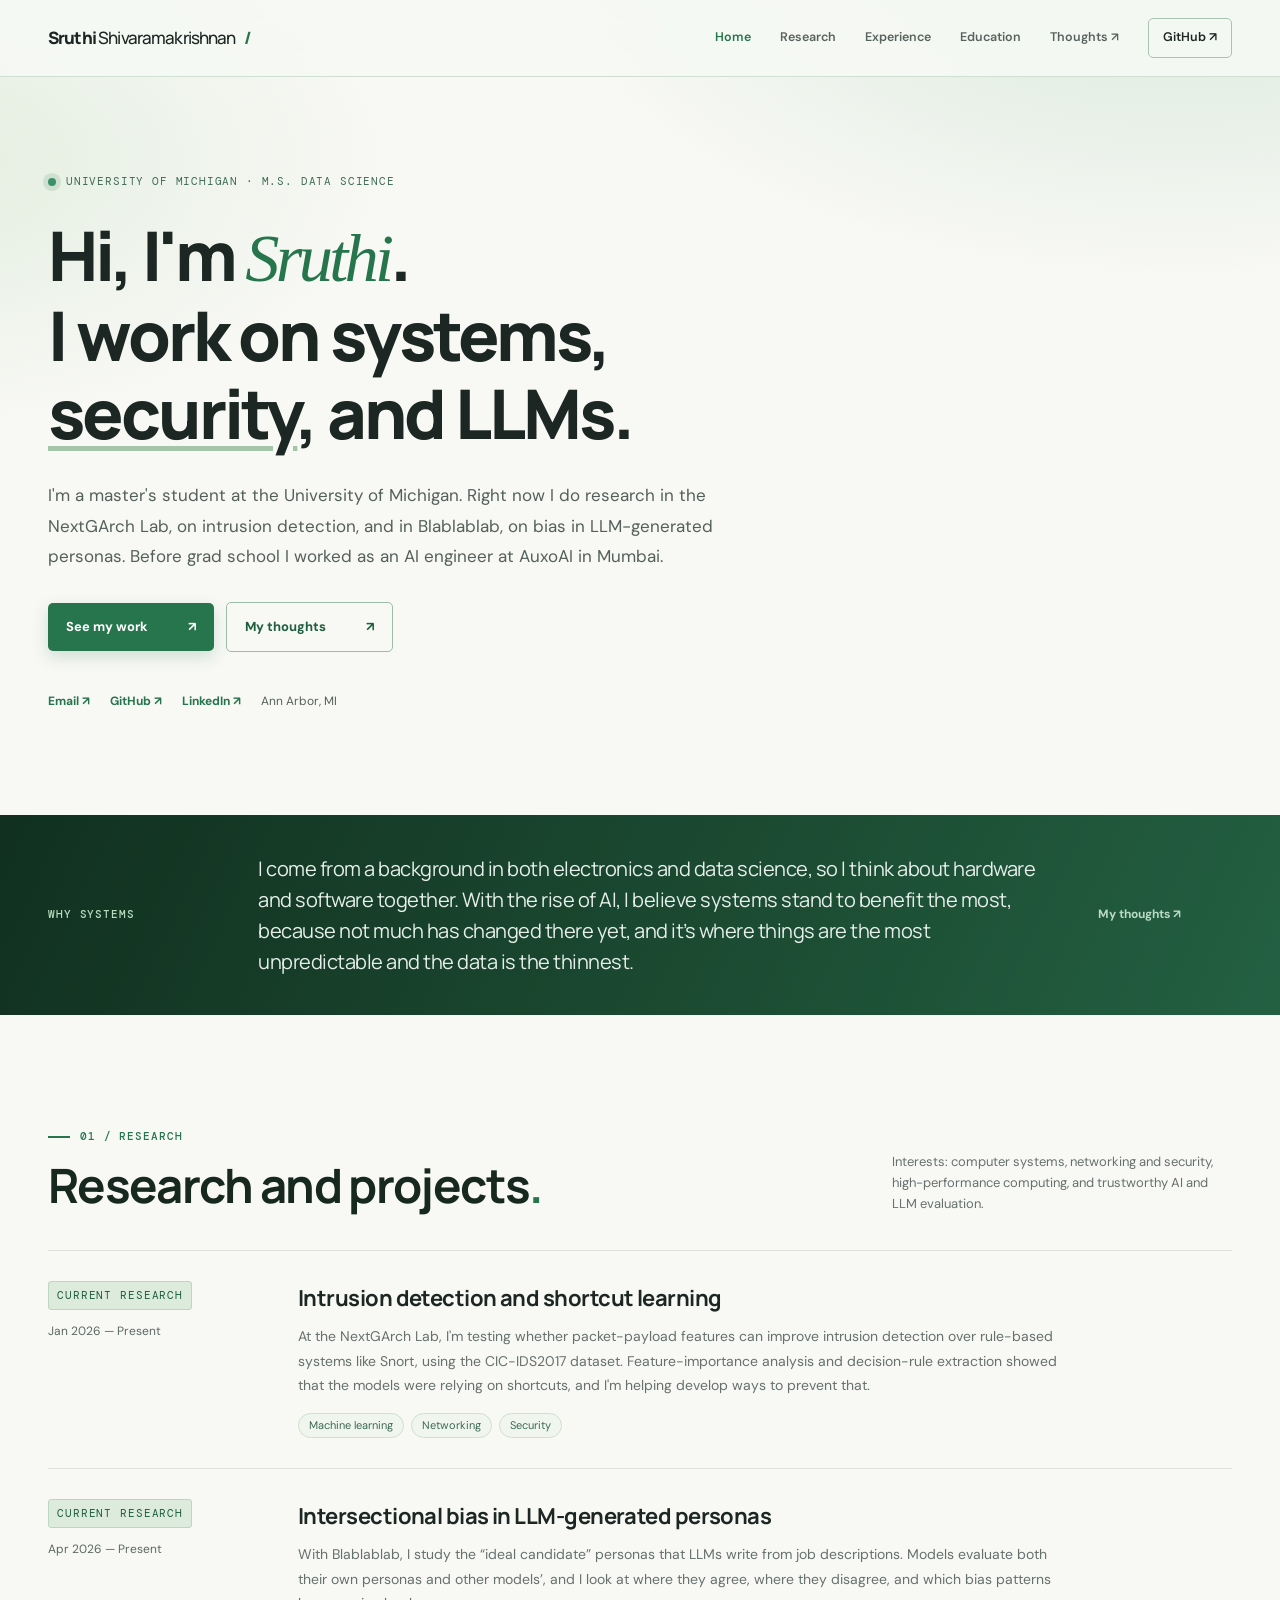
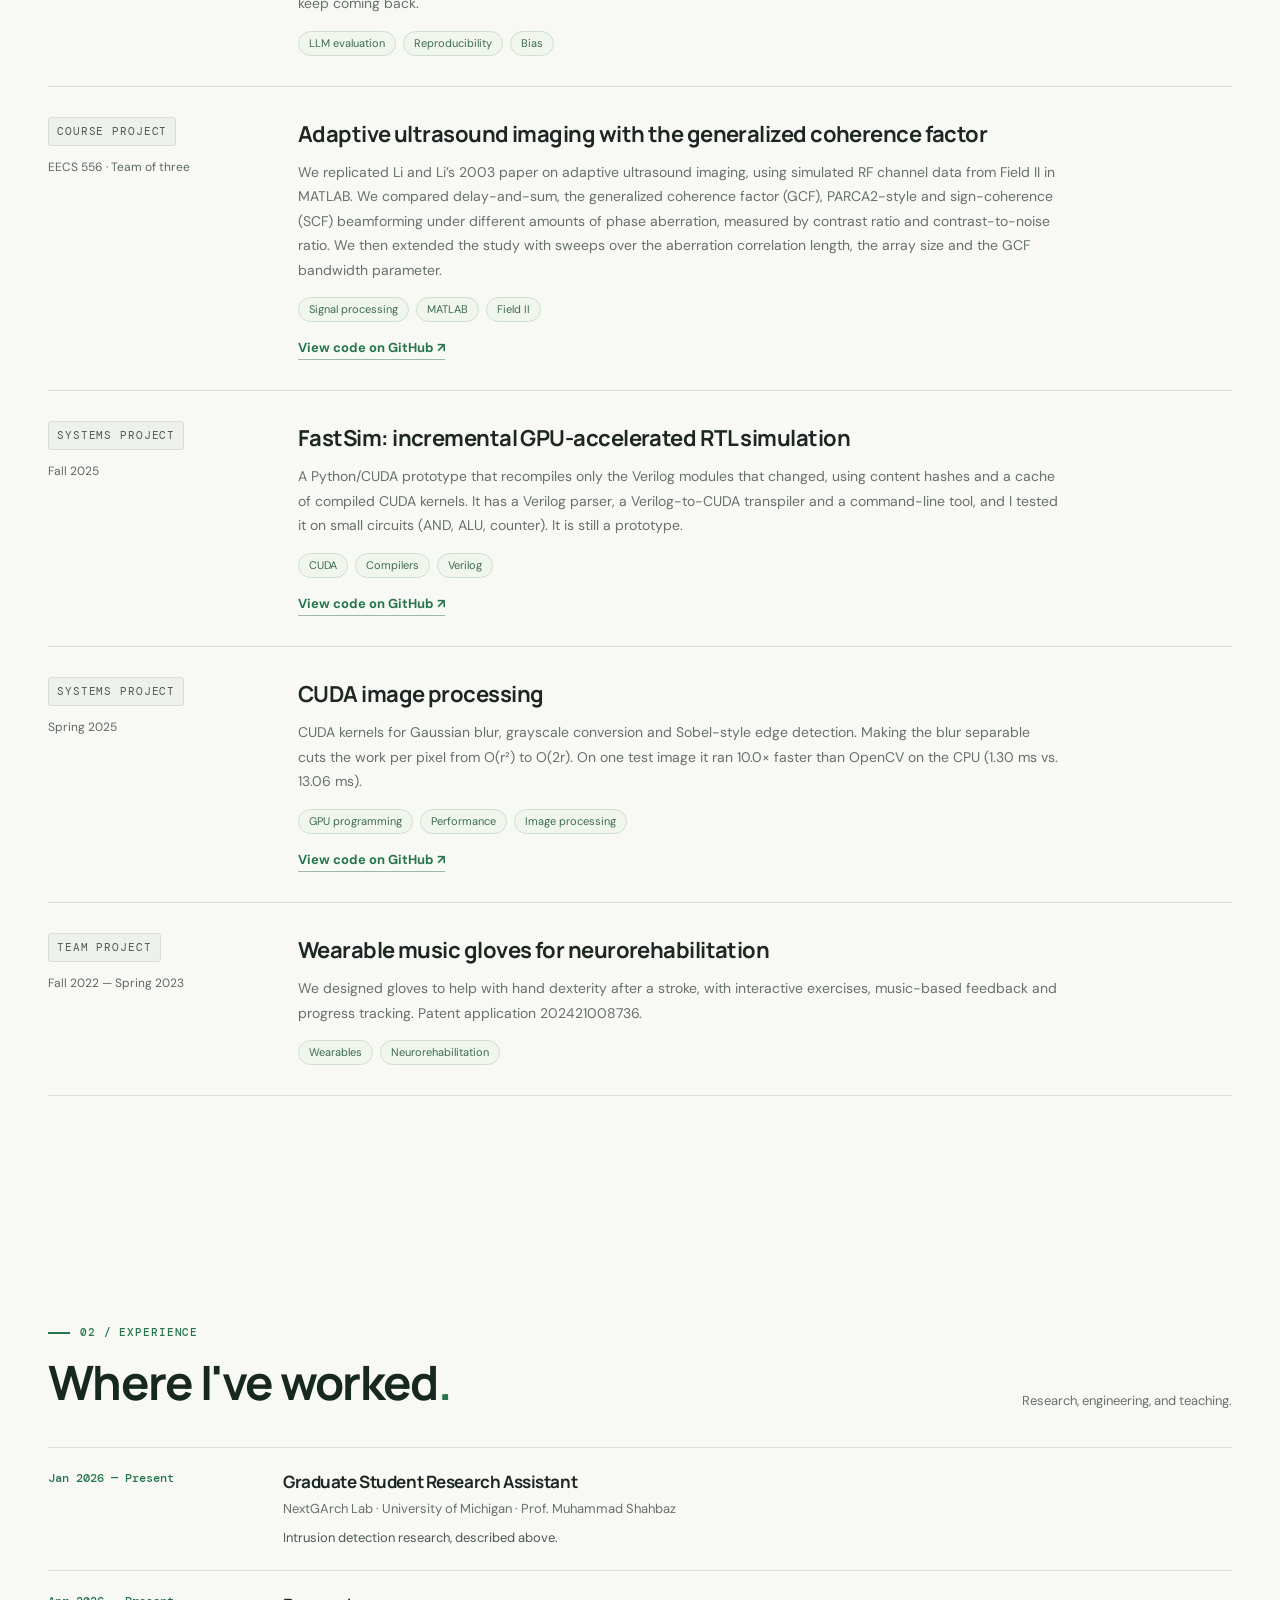
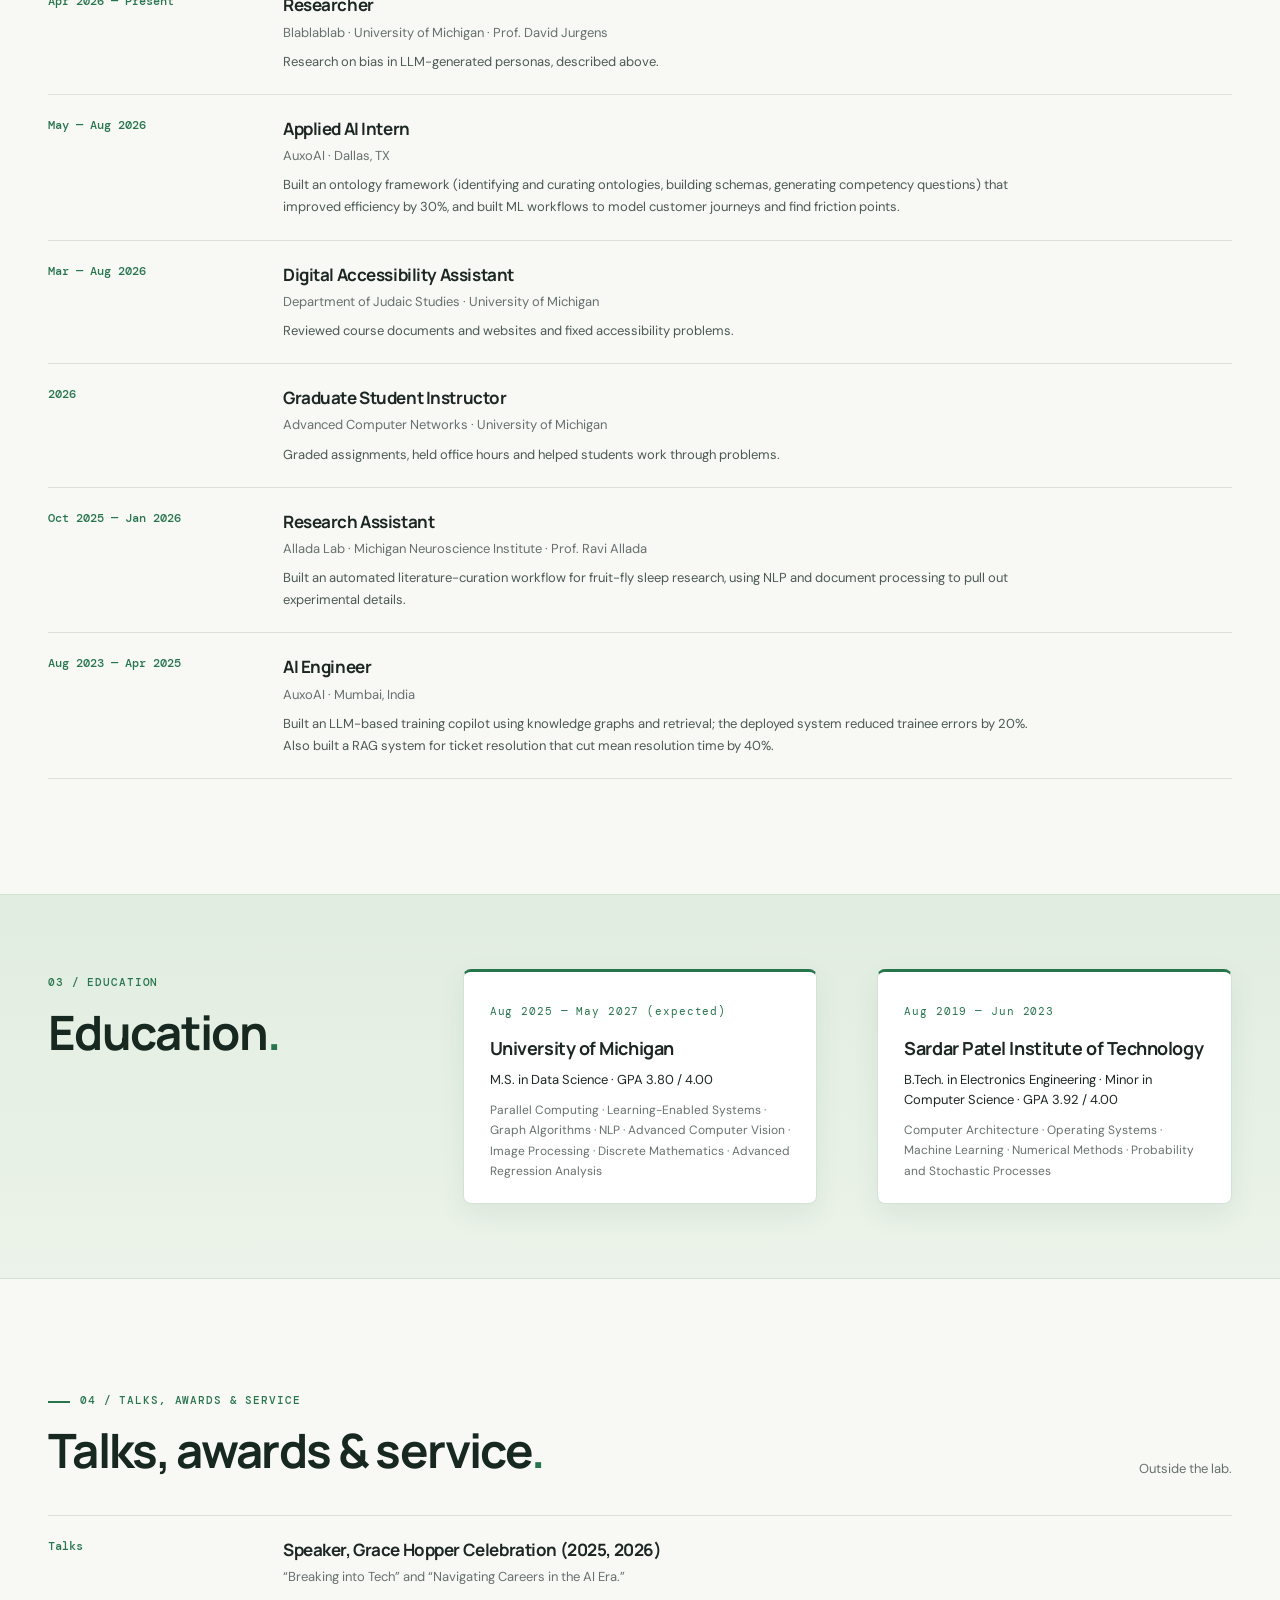
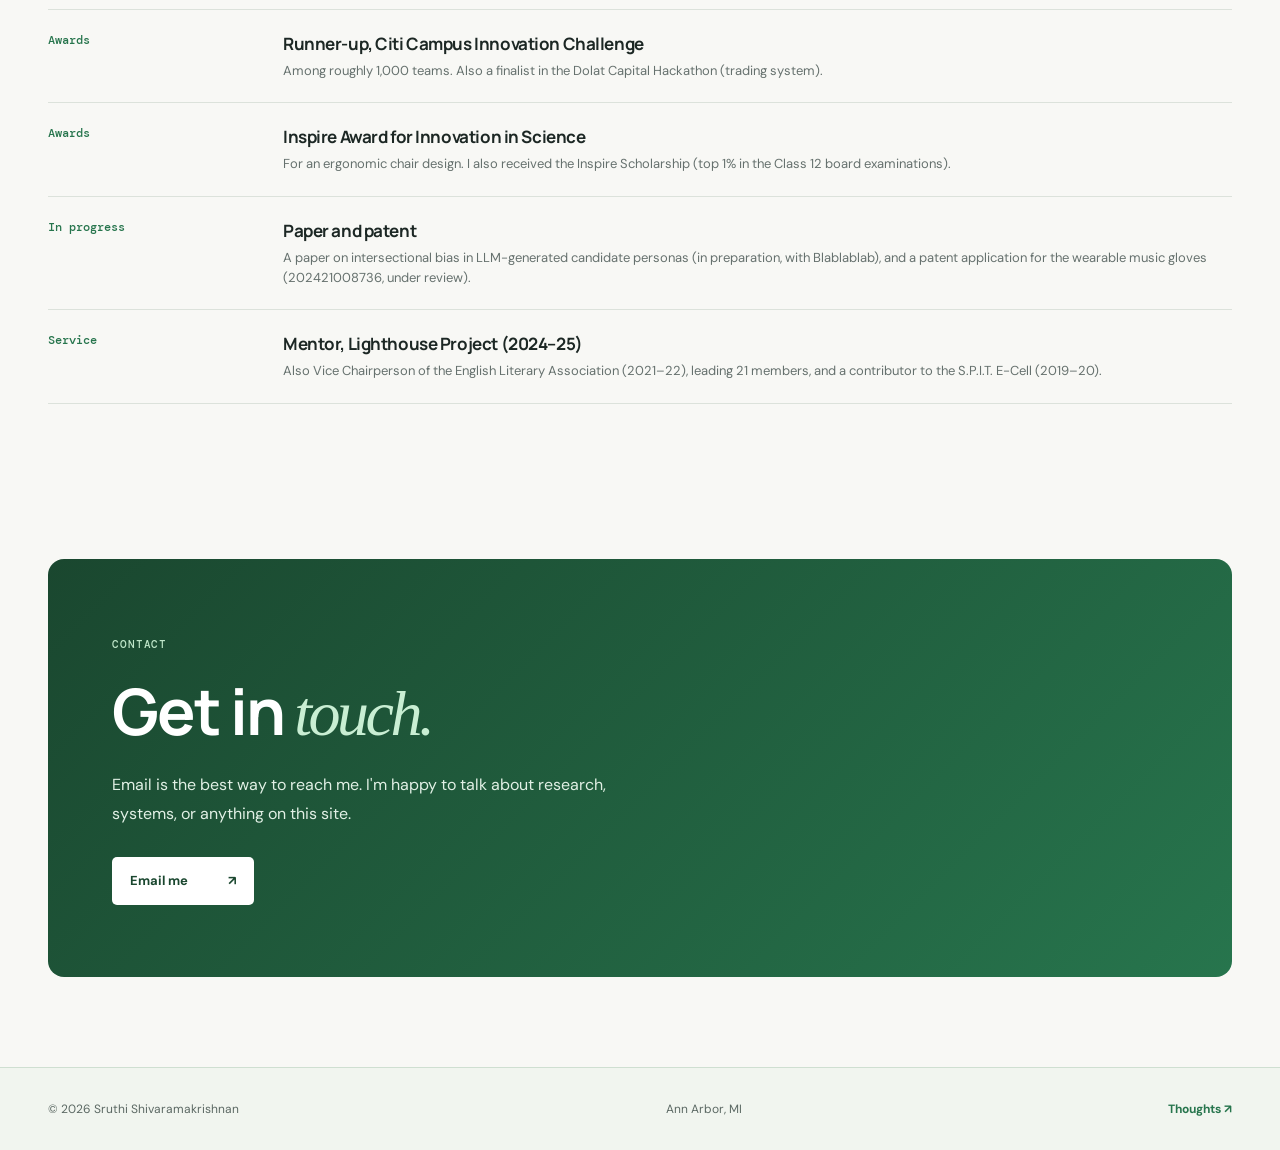
<file: index.html>
<!doctype html>
<html lang="en">
<head>
<meta charset="utf-8"><meta name="viewport" content="width=device-width,initial-scale=1"><meta name="theme-color" content="#f8f8f5"><meta name="description" content="Sruthi Shivaramakrishnan: M.S. student in Data Science at the University of Michigan, working on computer systems, networking and security, and LLM evaluation."><title>Sruthi Shivaramakrishnan | Systems &amp; Learning</title><link rel="icon" href="data:image/svg+xml,%3Csvg xmlns=%27http://www.w3.org/2000/svg%27 viewBox=%270 0 64 64%27%3E%3Crect width=%2764%27 height=%2764%27 rx=%2714%27 fill=%27%23162521%27/%3E%3Ctext x=%2732%27 y=%2745%27 font-size=%2740%27 font-family=%27Georgia,serif%27 text-anchor=%27middle%27 fill=%27%23a7d7b6%27%3ES%3C/text%3E%3C/svg%3E"><link rel="preconnect" href="https://fonts.googleapis.com"><link rel="preconnect" href="https://fonts.gstatic.com" crossorigin><link rel="stylesheet" href="https://fonts.googleapis.com/css2?family=DM+Sans:wght@400;500;600;700&family=DM+Mono:wght@400;500&family=Manrope:wght@400;500;600;700;800&display=swap"><link rel="stylesheet" href="style.css?v=14"><script src="script.js?v=6" defer></script>
</head>
<body>
<a class="skip-link" href="#main">Skip to content</a>
<header class="site-header"><div class="header-inner"><a class="wordmark" href="index.html">Sruthi <span>Shivaramakrishnan</span><span class="mark">/</span></a><button class="mobile-toggle" aria-label="Toggle menu" aria-expanded="false" aria-controls="site-nav">Menu <span>☰</span></button><nav class="nav" id="site-nav" aria-label="Main navigation"><a class="active" href="index.html" aria-current="page">Home</a><a href="#research">Research</a><a href="#work">Experience</a><a href="#education">Education</a><a href="thoughts.html">Thoughts <span class="nav-arrow" aria-hidden="true">↗</span></a><a class="nav-cv" href="https://github.com/sruShiva" target="_blank" rel="noopener">GitHub ↗</a></nav></div></header>
<main id="main">
<section class="hero wrap"><div class="hero-left"><p class="eyebrow"><span class="online-dot"></span> UNIVERSITY OF MICHIGAN · M.S. DATA SCIENCE</p><h1>Hi, I'm <em>Sruthi</em>.<br>I work on systems, <span class="underline-sketch">security</span>, and LLMs.</h1><p class="hero-text">I'm a master's student at the University of Michigan. Right now I do research in the NextGArch Lab, on intrusion detection, and in Blablablab, on bias in LLM-generated personas. Before grad school I worked as an AI engineer at AuxoAI in Mumbai.</p><div class="hero-actions"><a class="button button-dark" href="#research">See my work <span aria-hidden="true">↗</span></a><a class="button button-outline" href="thoughts.html">My thoughts <span aria-hidden="true">↗</span></a></div><div class="social-line"><a href="mailto:sruths@umich.edu">Email ↗</a><a href="https://github.com/sruShiva" target="_blank" rel="noopener">GitHub ↗</a><a href="https://linkedin.com/in/sruthi-shivaramakrishnan" target="_blank" rel="noopener">LinkedIn ↗</a><span>Ann Arbor, MI</span></div></div></section>
<section class="quote-band"><div class="wrap"><span class="section-index">WHY SYSTEMS</span><p>I come from a background in both electronics and data science, so I think about hardware and software together. With the rise of AI, I believe systems stand to benefit the most, because not much has changed there yet, and it&rsquo;s where things are the most unpredictable and the data is the thinnest.</p><a href="thoughts.html">My thoughts <span aria-hidden="true">↗</span></a></div></section>
<section id="research" class="section wrap"><div class="section-header"><div><span class="section-index">01 / RESEARCH</span><h2>Research and projects<span class="period">.</span></h2></div><p>Interests: computer systems, networking and security, high-performance computing, and trustworthy AI and LLM evaluation.</p></div><div class="research-list">
<article class="research-row"><div class="research-meta"><span class="chip">CURRENT RESEARCH</span><span>Jan 2026 — Present</span></div><div><h3>Intrusion detection and shortcut learning</h3><p>At the NextGArch Lab, I'm testing whether packet-payload features can improve intrusion detection over rule-based systems like Snort, using the CIC-IDS2017 dataset. Feature-importance analysis and decision-rule extraction showed that the models were relying on shortcuts, and I'm helping develop ways to prevent that.</p><div class="tags"><span>Machine learning</span><span>Networking</span><span>Security</span></div></div></article>
<article class="research-row"><div class="research-meta"><span class="chip">CURRENT RESEARCH</span><span>Apr 2026 — Present</span></div><div><h3>Intersectional bias in LLM-generated personas</h3><p>With Blablablab, I study the &ldquo;ideal candidate&rdquo; personas that LLMs write from job descriptions. Models evaluate both their own personas and other models&rsquo;, and I look at where they agree, where they disagree, and which bias patterns keep coming back.</p><div class="tags"><span>LLM evaluation</span><span>Reproducibility</span><span>Bias</span></div></div></article>
<article class="research-row"><div class="research-meta"><span class="chip chip-neutral">COURSE PROJECT</span><span>EECS 556 · Team of three</span></div><div><h3>Adaptive ultrasound imaging with the generalized coherence factor</h3><p>We replicated Li and Li&rsquo;s 2003 paper on adaptive ultrasound imaging, using simulated RF channel data from Field II in MATLAB. We compared delay-and-sum, the generalized coherence factor (GCF), PARCA2-style and sign-coherence (SCF) beamforming under different amounts of phase aberration, measured by contrast ratio and contrast-to-noise ratio. We then extended the study with sweeps over the aberration correlation length, the array size and the GCF bandwidth parameter.</p><div class="tags"><span>Signal processing</span><span>MATLAB</span><span>Field II</span></div><a class="repo-link" href="https://github.com/sruShiva/Adaptive-Ultrasound-Imaging-gcf" target="_blank" rel="noopener">View code on GitHub <span aria-hidden="true">↗</span></a></div></article>
<article class="research-row"><div class="research-meta"><span class="chip chip-neutral">SYSTEMS PROJECT</span><span>Fall 2025</span></div><div><h3>FastSim: incremental GPU-accelerated RTL simulation</h3><p>A Python/CUDA prototype that recompiles only the Verilog modules that changed, using content hashes and a cache of compiled CUDA kernels. It has a Verilog parser, a Verilog-to-CUDA transpiler and a command-line tool, and I tested it on small circuits (AND, ALU, counter). It is still a prototype.</p><div class="tags"><span>CUDA</span><span>Compilers</span><span>Verilog</span></div><a class="repo-link" href="https://github.com/sruShiva/RTL-SImulation-FastSim" target="_blank" rel="noopener">View code on GitHub <span aria-hidden="true">↗</span></a></div></article>
<article class="research-row"><div class="research-meta"><span class="chip chip-neutral">SYSTEMS PROJECT</span><span>Spring 2025</span></div><div><h3>CUDA image processing</h3><p>CUDA kernels for Gaussian blur, grayscale conversion and Sobel-style edge detection. Making the blur separable cuts the work per pixel from O(r²) to O(2r). On one test image it ran 10.0× faster than OpenCV on the CPU (1.30 ms vs. 13.06 ms).</p><div class="tags"><span>GPU programming</span><span>Performance</span><span>Image processing</span></div><a class="repo-link" href="https://github.com/sruShiva/Image_processing_using_Cuda" target="_blank" rel="noopener">View code on GitHub <span aria-hidden="true">↗</span></a></div></article>
<article class="research-row"><div class="research-meta"><span class="chip chip-neutral">TEAM PROJECT</span><span>Fall 2022 — Spring 2023</span></div><div><h3>Wearable music gloves for neurorehabilitation</h3><p>We designed gloves to help with hand dexterity after a stroke, with interactive exercises, music-based feedback and progress tracking. Patent application 202421008736.</p><div class="tags"><span>Wearables</span><span>Neurorehabilitation</span></div></div></article>
</div></section>
<section id="work" class="section wrap"><div class="section-header"><div><span class="section-index">02 / EXPERIENCE</span><h2>Where I've worked<span class="period">.</span></h2></div><p>Research, engineering, and teaching.</p></div><div class="timeline"><div class="timeline-row"><span>Jan 2026 — Present</span><div><h3>Graduate Student Research Assistant</h3><p>NextGArch Lab · University of Michigan · Prof. Muhammad Shahbaz</p><p class="role-note">Intrusion detection research, described above.</p></div></div><div class="timeline-row"><span>Apr 2026 — Present</span><div><h3>Researcher</h3><p>Blablablab · University of Michigan · Prof. David Jurgens</p><p class="role-note">Research on bias in LLM-generated personas, described above.</p></div></div><div class="timeline-row"><span>May — Aug 2026</span><div><h3>Applied AI Intern</h3><p>AuxoAI · Dallas, TX</p><p class="role-note">Built an ontology framework (identifying and curating ontologies, building schemas, generating competency questions) that improved efficiency by 30%, and built ML workflows to model customer journeys and find friction points.</p></div></div><div class="timeline-row"><span>Mar — Aug 2026</span><div><h3>Digital Accessibility Assistant</h3><p>Department of Judaic Studies · University of Michigan</p><p class="role-note">Reviewed course documents and websites and fixed accessibility problems.</p></div></div><div class="timeline-row"><span>2026</span><div><h3>Graduate Student Instructor</h3><p>Advanced Computer Networks · University of Michigan</p><p class="role-note">Graded assignments, held office hours and helped students work through problems.</p></div></div><div class="timeline-row"><span>Oct 2025 — Jan 2026</span><div><h3>Research Assistant</h3><p>Allada Lab · Michigan Neuroscience Institute · Prof. Ravi Allada</p><p class="role-note">Built an automated literature-curation workflow for fruit-fly sleep research, using NLP and document processing to pull out experimental details.</p></div></div><div class="timeline-row"><span>Aug 2023 — Apr 2025</span><div><h3>AI Engineer</h3><p>AuxoAI · Mumbai, India</p><p class="role-note">Built an LLM-based training copilot using knowledge graphs and retrieval; the deployed system reduced trainee errors by 20%. Also built a RAG system for ticket resolution that cut mean resolution time by 40%.</p></div></div></div></section>
<section id="education" class="education-strip"><div class="wrap education-grid"><div><span class="section-index">03 / EDUCATION</span><h2>Education<span class="period">.</span></h2></div><div><span class="edu-date">Aug 2025 — May 2027 (expected)</span><h3>University of Michigan</h3><p>M.S. in Data Science · GPA 3.80 / 4.00</p><small>Parallel Computing · Learning-Enabled Systems · Graph Algorithms · NLP · Advanced Computer Vision · Image Processing · Discrete Mathematics · Advanced Regression Analysis</small></div><div><span class="edu-date">Aug 2019 — Jun 2023</span><h3>Sardar Patel Institute of Technology</h3><p>B.Tech. in Electronics Engineering · Minor in Computer Science · GPA 3.92 / 4.00</p><small>Computer Architecture · Operating Systems · Machine Learning · Numerical Methods · Probability and Stochastic Processes</small></div></div></section>
<section id="honors" class="section wrap"><div class="section-header"><div><span class="section-index">04 / TALKS, AWARDS &amp; SERVICE</span><h2>Talks, awards &amp; service<span class="period">.</span></h2></div><p>Outside the lab.</p></div><div class="timeline"><div class="timeline-row"><span>Talks</span><div><h3>Speaker, Grace Hopper Celebration (2025, 2026)</h3><p>&ldquo;Breaking into Tech&rdquo; and &ldquo;Navigating Careers in the AI Era.&rdquo;</p></div></div><div class="timeline-row"><span>Awards</span><div><h3>Runner-up, Citi Campus Innovation Challenge</h3><p>Among roughly 1,000 teams. Also a finalist in the Dolat Capital Hackathon (trading system).</p></div></div><div class="timeline-row"><span>Awards</span><div><h3>Inspire Award for Innovation in Science</h3><p>For an ergonomic chair design. I also received the Inspire Scholarship (top 1% in the Class 12 board examinations).</p></div></div><div class="timeline-row"><span>In progress</span><div><h3>Paper and patent</h3><p>A paper on intersectional bias in LLM-generated candidate personas (in preparation, with Blablablab), and a patent application for the wearable music gloves (202421008736, under review).</p></div></div><div class="timeline-row"><span>Service</span><div><h3>Mentor, Lighthouse Project (2024–25)</h3><p>Also Vice Chairperson of the English Literary Association (2021–22), leading 21 members, and a contributor to the S.P.I.T. E-Cell (2019–20).</p></div></div></div></section>
<section class="contact wrap"><span class="section-index">CONTACT</span><h2>Get in <em>touch.</em></h2><p>Email is the best way to reach me. I'm happy to talk about research, systems, or anything on this site.</p><a class="button button-dark" href="mailto:sruths@umich.edu">Email me <span aria-hidden="true">↗</span></a></section>
</main><footer class="footer"><div class="wrap footer-inner"><span>© <span id="year">2026</span> Sruthi Shivaramakrishnan</span><span>Ann Arbor, MI</span><a href="thoughts.html">Thoughts <span aria-hidden="true">↗</span></a></div></footer>
</body></html>
</file>
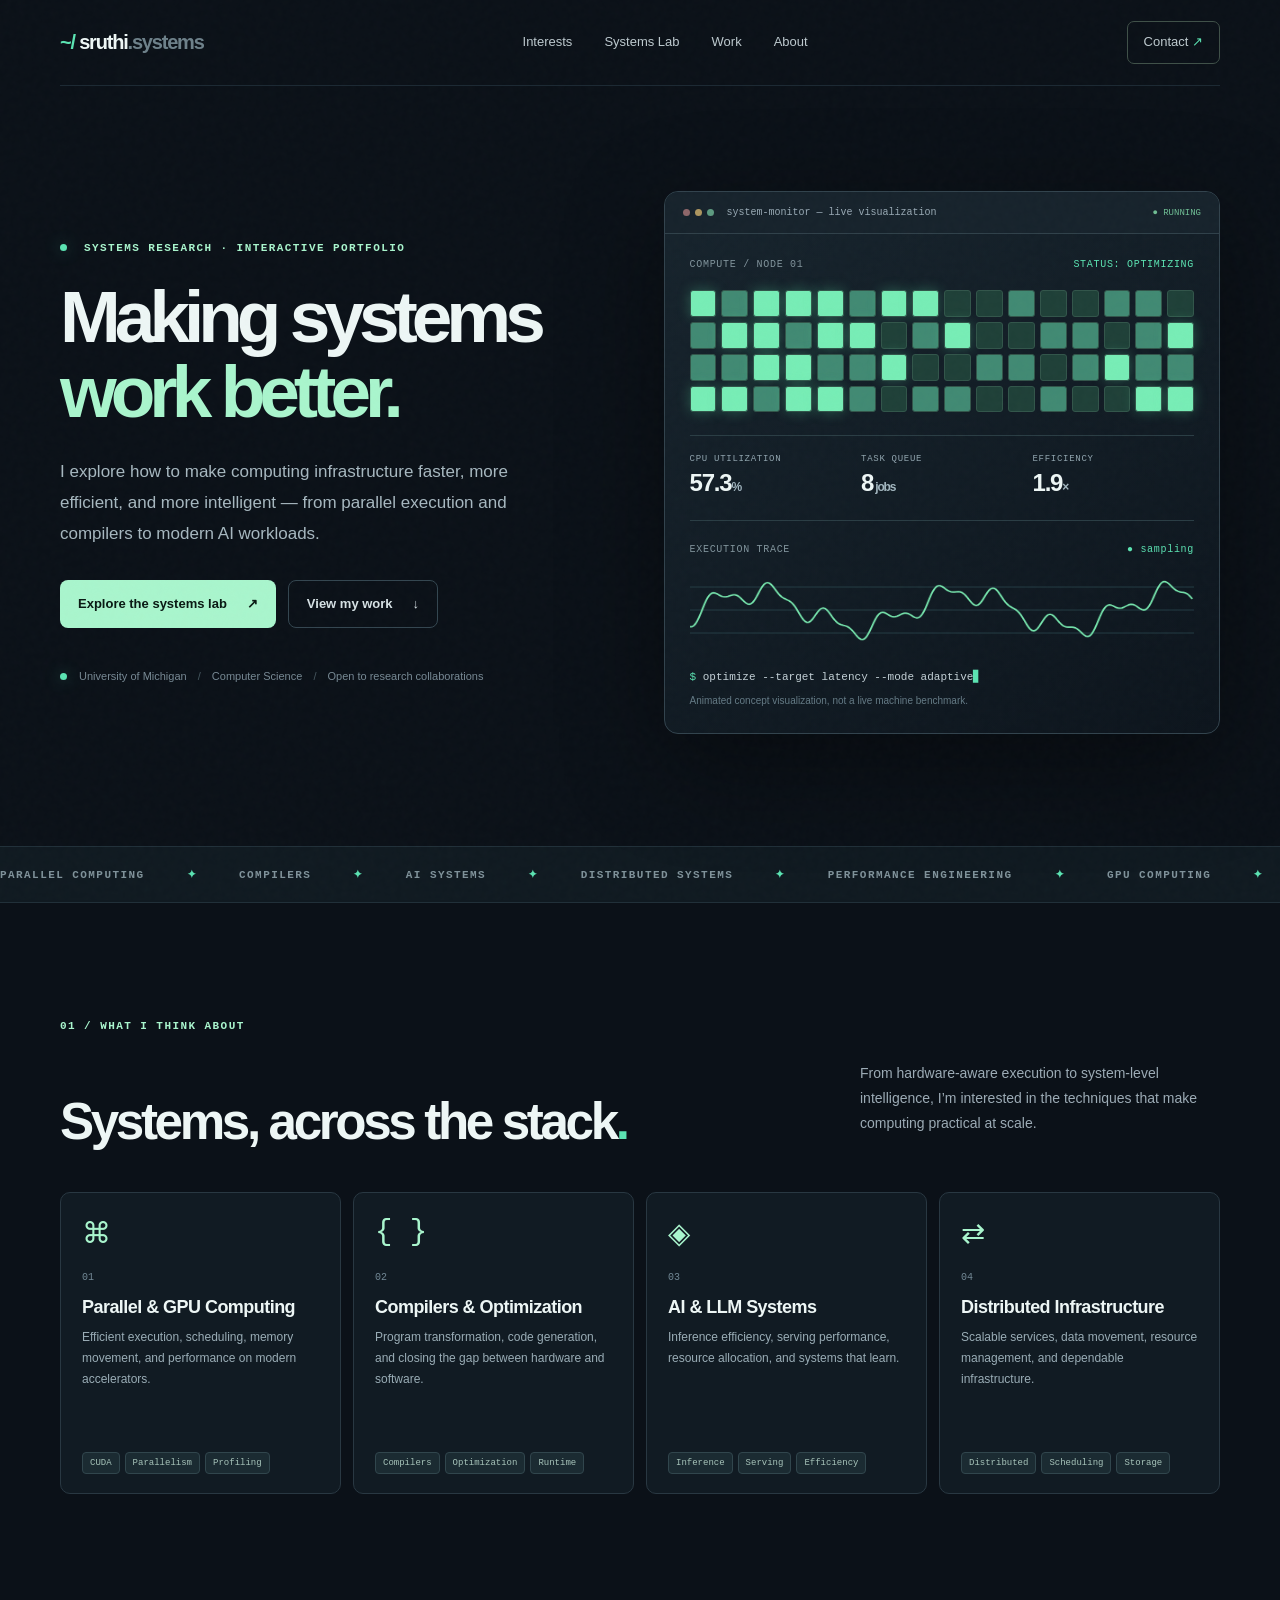
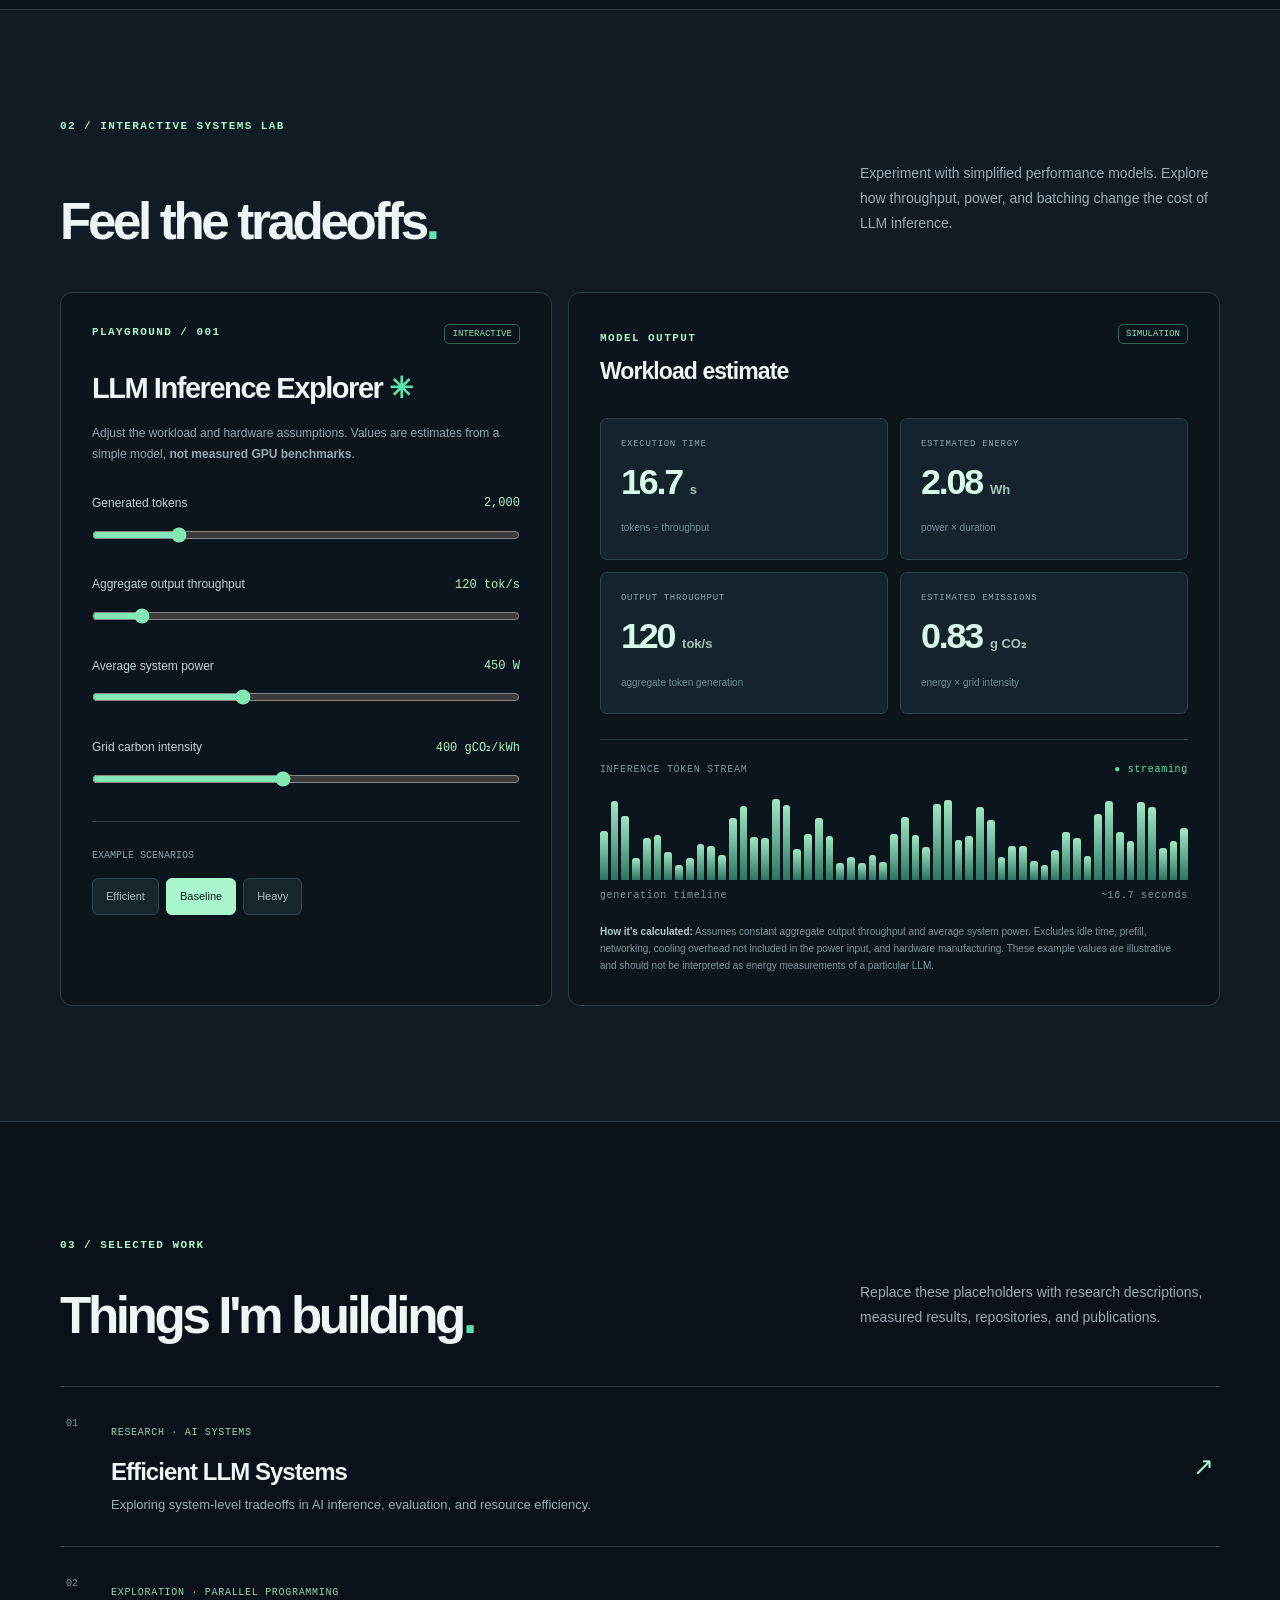
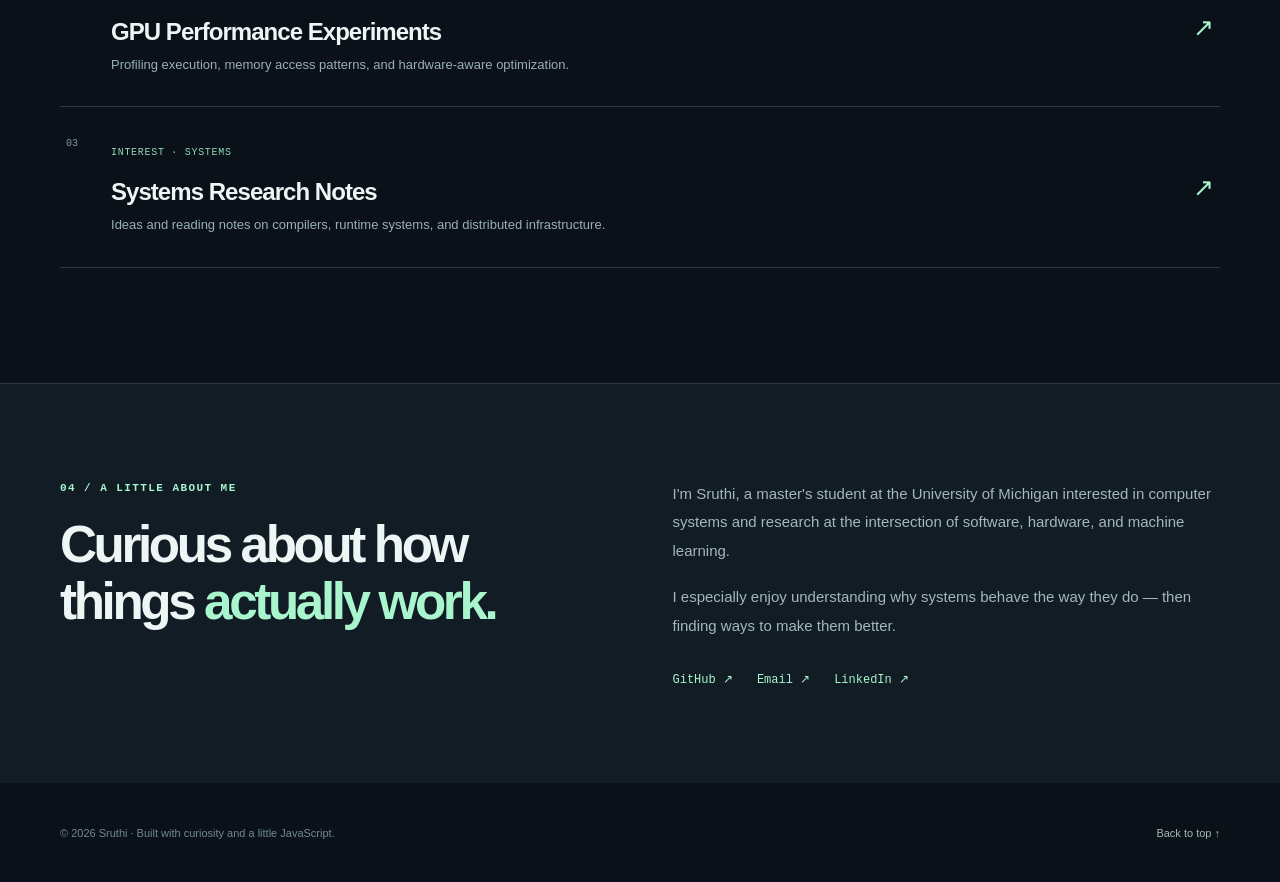
<file: systems-portfolio/index.html>
<!doctype html>
<html lang="en">
<head>
  <meta charset="utf-8" />
  <meta name="viewport" content="width=device-width, initial-scale=1" />
  <meta name="theme-color" content="#0b1118" />
  <meta name="description" content="Systems research portfolio — performance, parallel computing, infrastructure, and AI systems." />
  <title>Sruthi | Systems & Performance</title>
  <link rel="stylesheet" href="style.css" />
</head>
<body>
  <div class="noise" aria-hidden="true"></div>
  <header class="topbar wrap">
    <a class="brand" href="#top"><span class="brand-mark">~/</span> sruthi<span class="brand-muted">.systems</span></a>
    <nav aria-label="Main navigation"><a href="#research">Interests</a><a href="#lab">Systems Lab</a><a href="#work">Work</a><a href="#about">About</a></nav>
    <a class="nav-action" href="mailto:YOUR_EMAIL@example.com">Contact <span>↗</span></a>
  </header>

  <main id="top">
    <section class="hero wrap">
      <div class="hero-copy">
        <div class="eyebrow"><span class="pulse-dot"></span> SYSTEMS RESEARCH · INTERACTIVE PORTFOLIO</div>
        <h1>Making systems<br><em>work better.</em></h1>
        <p class="lead">I explore how to make computing infrastructure faster, more efficient, and more intelligent — from parallel execution and compilers to modern AI workloads.</p>
        <div class="hero-actions"><a class="btn primary" href="#lab">Explore the systems lab <span>↗</span></a><a class="btn secondary" href="#work">View my work <span>↓</span></a></div>
        <div class="micro-line"><span class="online"></span> University of Michigan <span class="sep">/</span> Computer Science <span class="sep">/</span> Open to research collaborations</div>
      </div>
      <div class="hero-panel" aria-label="Animated systems status dashboard">
        <div class="window-bar"><div class="window-dots"><i></i><i></i><i></i></div><span>system-monitor — live visualization</span><span class="window-right">● RUNNING</span></div>
        <div class="monitor-body">
          <div class="monitor-header"><span>COMPUTE / NODE 01</span><span class="mono green">STATUS: OPTIMIZING</span></div>
          <div class="core-grid" id="coreGrid" aria-hidden="true"></div>
          <div class="monitor-stats"><div><small>CPU UTILIZATION</small><strong id="cpuReading">68.4<span>%</span></strong></div><div><small>TASK QUEUE</small><strong id="queueReading">12<span> jobs</span></strong></div><div><small>EFFICIENCY</small><strong id="effReading">1.8<span>×</span></strong></div></div>
          <div class="trace-head"><span>EXECUTION TRACE</span><span class="green">● sampling</span></div>
          <canvas id="traceCanvas" width="560" height="124" role="img" aria-label="Decorative live performance trace"></canvas>
          <div class="terminal-line"><span class="green">$</span> optimize --target latency --mode adaptive<span class="cursor">▋</span></div>
          <p class="panel-note">Animated concept visualization, not a live machine benchmark.</p>
        </div>
      </div>
    </section>

    <section class="ticker" aria-label="Research areas"><div class="ticker-inner">PARALLEL COMPUTING <span>✦</span> COMPILERS <span>✦</span> AI SYSTEMS <span>✦</span> DISTRIBUTED SYSTEMS <span>✦</span> PERFORMANCE ENGINEERING <span>✦</span> GPU COMPUTING <span>✦</span> PARALLEL COMPUTING <span>✦</span> COMPILERS <span>✦</span> AI SYSTEMS <span>✦</span></div></section>

    <section id="research" class="section wrap"><div class="section-label">01 / WHAT I THINK ABOUT</div><div class="section-head"><h2>Systems, across the stack<span class="period">.</span></h2><p>From hardware-aware execution to system-level intelligence, I’m interested in the techniques that make computing practical at scale.</p></div>
      <div class="interest-grid">
        <article class="interest"><div class="interest-icon">⌘</div><div class="number">01</div><h3>Parallel & GPU Computing</h3><p>Efficient execution, scheduling, memory movement, and performance on modern accelerators.</p><div class="tags"><span>CUDA</span><span>Parallelism</span><span>Profiling</span></div></article>
        <article class="interest"><div class="interest-icon">{ }</div><div class="number">02</div><h3>Compilers & Optimization</h3><p>Program transformation, code generation, and closing the gap between hardware and software.</p><div class="tags"><span>Compilers</span><span>Optimization</span><span>Runtime</span></div></article>
        <article class="interest"><div class="interest-icon">◈</div><div class="number">03</div><h3>AI & LLM Systems</h3><p>Inference efficiency, serving performance, resource allocation, and systems that learn.</p><div class="tags"><span>Inference</span><span>Serving</span><span>Efficiency</span></div></article>
        <article class="interest"><div class="interest-icon">⇄</div><div class="number">04</div><h3>Distributed Infrastructure</h3><p>Scalable services, data movement, resource management, and dependable infrastructure.</p><div class="tags"><span>Distributed</span><span>Scheduling</span><span>Storage</span></div></article>
      </div>
    </section>

    <section id="lab" class="lab-section"><div class="wrap"><div class="section-label">02 / INTERACTIVE SYSTEMS LAB</div><div class="section-head"><h2>Feel the tradeoffs<span class="period">.</span></h2><p>Experiment with simplified performance models. Explore how throughput, power, and batching change the cost of LLM inference.</p></div>
      <div class="lab-layout"><div class="lab-controls"><div class="lab-mini">PLAYGROUND / 001 <span class="live-chip">INTERACTIVE</span></div><h3>LLM Inference Explorer <span class="flare">✳</span></h3><p class="muted">Adjust the workload and hardware assumptions. Values are estimates from a simple model, <strong>not measured GPU benchmarks</strong>.</p>
        <label class="control"><span>Generated tokens <output id="tokensOut">2,000</output></span><input id="tokens" type="range" min="100" max="10000" step="100" value="2000" /></label>
        <label class="control"><span>Aggregate output throughput <output id="throughputOut">120 tok/s</output></span><input id="throughput" type="range" min="20" max="1000" step="10" value="120" /></label>
        <label class="control"><span>Average system power <output id="powerOut">450 W</output></span><input id="power" type="range" min="50" max="1200" step="25" value="450" /></label>
        <label class="control"><span>Grid carbon intensity <output id="carbonOut">400 gCO₂/kWh</output></span><input id="carbon" type="range" min="0" max="900" step="25" value="400" /></label>
        <div class="lab-presets"><span>EXAMPLE SCENARIOS</span><div class="preset-buttons"><button data-preset="efficient">Efficient</button><button data-preset="baseline" class="selected">Baseline</button><button data-preset="heavy">Heavy</button></div></div>
      </div>
      <div class="lab-results"><div class="results-top"><div><span class="mono mini">MODEL OUTPUT</span><h3>Workload estimate</h3></div><span class="sim-badge">SIMULATION</span></div><div class="metric-grid"><div class="metric"><span>EXECUTION TIME</span><strong id="timeMetric">16.7 <small>s</small></strong><span class="metric-description">tokens ÷ throughput</span></div><div class="metric"><span>ESTIMATED ENERGY</span><strong id="energyMetric">2.08 <small>Wh</small></strong><span class="metric-description">power × duration</span></div><div class="metric"><span>OUTPUT THROUGHPUT</span><strong id="rateMetric">120 <small>tok/s</small></strong><span class="metric-description">aggregate token generation</span></div><div class="metric"><span>ESTIMATED EMISSIONS</span><strong id="emissionsMetric">0.83 <small>g CO₂</small></strong><span class="metric-description">energy × grid intensity</span></div></div>
        <div class="stream-area"><div class="stream-label"><span>INFERENCE TOKEN STREAM</span><span id="streamState">● streaming</span></div><div id="tokenStream" aria-hidden="true"></div><div class="stream-axis"><span>generation timeline</span><span id="durationTag">~16.7 seconds</span></div></div>
        <p class="assumption"><strong>How it's calculated:</strong> Assumes constant aggregate output throughput and average system power. Excludes idle time, prefill, networking, cooling overhead not included in the power input, and hardware manufacturing. These example values are illustrative and should not be interpreted as energy measurements of a particular LLM.</p>
      </div></div></div></section>

    <section id="work" class="section wrap"><div class="section-label">03 / SELECTED WORK</div><div class="section-head"><h2>Things I'm building<span class="period">.</span></h2><p>Replace these placeholders with research descriptions, measured results, repositories, and publications.</p></div><div class="work-list">
      <article class="work-item"><div class="work-left"><span class="work-num">01</span><div><span class="work-type">RESEARCH · AI SYSTEMS</span><h3>Efficient LLM Systems</h3><p>Exploring system-level tradeoffs in AI inference, evaluation, and resource efficiency.</p></div></div><span class="work-arrow">↗</span></article>
      <article class="work-item"><div class="work-left"><span class="work-num">02</span><div><span class="work-type">EXPLORATION · PARALLEL PROGRAMMING</span><h3>GPU Performance Experiments</h3><p>Profiling execution, memory access patterns, and hardware-aware optimization.</p></div></div><span class="work-arrow">↗</span></article>
      <article class="work-item"><div class="work-left"><span class="work-num">03</span><div><span class="work-type">INTEREST · SYSTEMS</span><h3>Systems Research Notes</h3><p>Ideas and reading notes on compilers, runtime systems, and distributed infrastructure.</p></div></div><span class="work-arrow">↗</span></article>
    </div></section>

    <section id="about" class="about-section"><div class="wrap about-grid"><div><div class="section-label">04 / A LITTLE ABOUT ME</div><h2>Curious about how<br>things <em>actually work.</em></h2></div><div><p>I'm Sruthi, a master's student at the University of Michigan interested in computer systems and research at the intersection of software, hardware, and machine learning.</p><p>I especially enjoy understanding why systems behave the way they do — then finding ways to make them better.</p><div class="social-links"><a href="https://github.com/YOUR_USERNAME" target="_blank" rel="noopener noreferrer">GitHub ↗</a><a href="mailto:YOUR_EMAIL@example.com">Email ↗</a><a href="https://www.linkedin.com/in/YOUR_LINKEDIN" target="_blank" rel="noopener noreferrer">LinkedIn ↗</a></div></div></div></section>
  </main>
  <footer class="wrap"><span>© <span id="year"></span> Sruthi · Built with curiosity and a little JavaScript.</span><a href="#top">Back to top ↑</a></footer>
  <script src="script.js"></script>
</body>
</html>
</file>
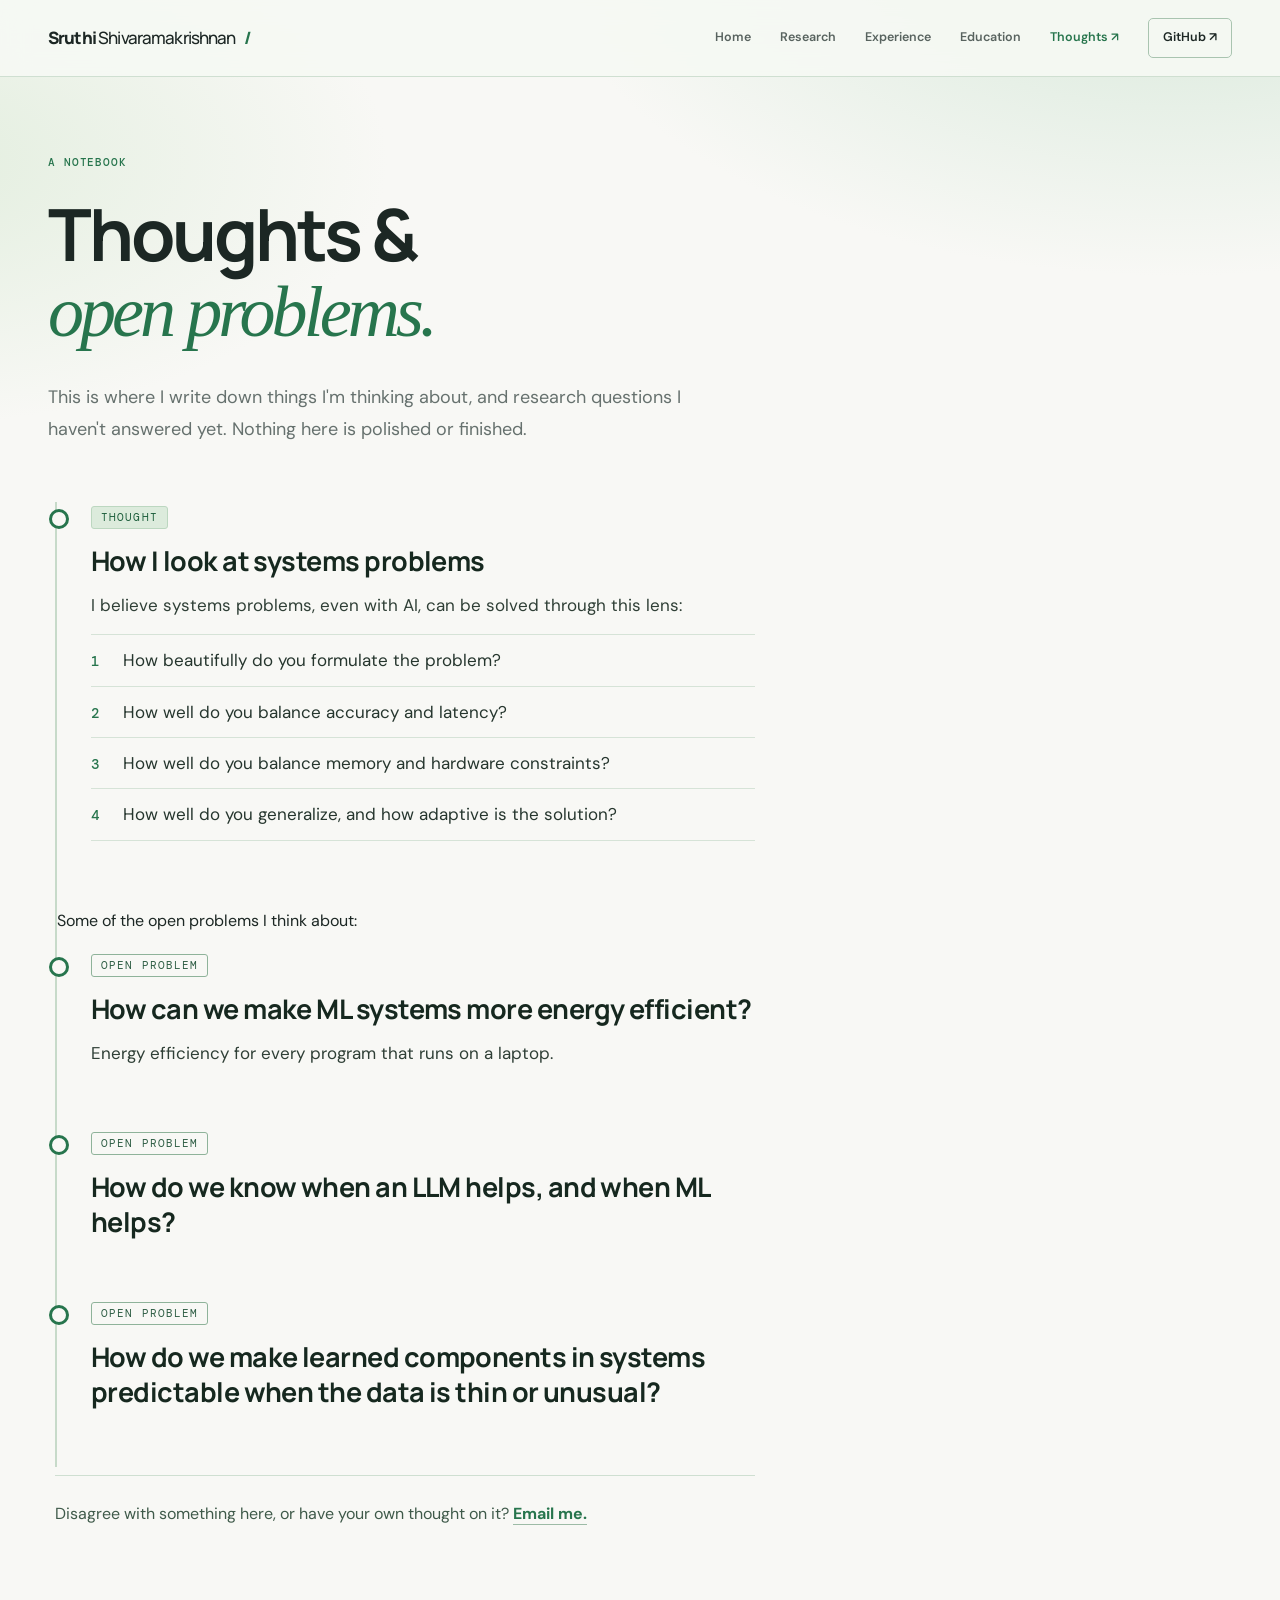
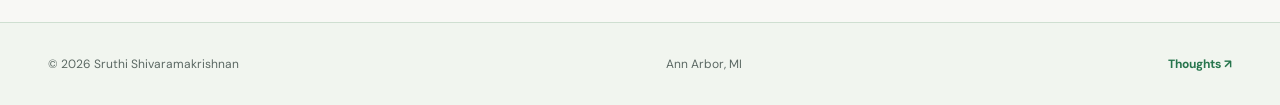
<file: thoughts.html>
<!doctype html>
<html lang="en">
<head>
<meta charset="utf-8"><meta name="viewport" content="width=device-width,initial-scale=1"><meta name="theme-color" content="#f8f8f5"><meta name="description" content="Thoughts and open questions from Sruthi Shivaramakrishnan, about systems, algorithms, and life."><title>Thoughts &amp; open problems | Sruthi Shivaramakrishnan</title><link rel="icon" href="data:image/svg+xml,%3Csvg xmlns=%27http://www.w3.org/2000/svg%27 viewBox=%270 0 64 64%27%3E%3Crect width=%2764%27 height=%2764%27 rx=%2714%27 fill=%27%23162521%27/%3E%3Ctext x=%2732%27 y=%2745%27 font-size=%2740%27 font-family=%27Georgia,serif%27 text-anchor=%27middle%27 fill=%27%23a7d7b6%27%3ES%3C/text%3E%3C/svg%3E"><link rel="preconnect" href="https://fonts.googleapis.com"><link rel="preconnect" href="https://fonts.gstatic.com" crossorigin><link rel="stylesheet" href="https://fonts.googleapis.com/css2?family=DM+Sans:wght@400;500;600;700&family=DM+Mono:wght@400;500&family=Manrope:wght@400;500;600;700;800&display=swap"><link rel="stylesheet" href="style.css?v=13"><script src="script.js?v=6" defer></script>
</head>
<body>
<a class="skip-link" href="#main">Skip to content</a>
<header class="site-header"><div class="header-inner"><a class="wordmark" href="index.html">Sruthi <span>Shivaramakrishnan</span><span class="mark">/</span></a><button class="mobile-toggle" aria-label="Toggle menu" aria-expanded="false" aria-controls="site-nav">Menu <span>☰</span></button><nav class="nav" id="site-nav" aria-label="Main navigation"><a href="index.html">Home</a><a href="index.html#research">Research</a><a href="index.html#work">Experience</a><a href="index.html#education">Education</a><a class="active" href="thoughts.html" aria-current="page">Thoughts <span class="nav-arrow" aria-hidden="true">↗</span></a><a class="nav-cv" href="https://github.com/sruShiva" target="_blank" rel="noopener">GitHub ↗</a></nav></div></header>
<main id="main" class="blog-page notes-page"><section class="thoughts-hero wrap"><span class="section-index">A NOTEBOOK</span><h1>Thoughts &amp;<br><em>open problems.</em></h1><p>This is where I write down things I'm thinking about, and research questions I haven't answered yet. Nothing here is polished or finished.</p></section>
<div class="wrap">
<div class="feed">
<!-- To add a note, copy an <article class="note"> block. Use the tag THOUGHT for a random thought,
     or <span class="note-tag open">OPEN PROBLEM</span> for a research question or idea you want to test.
     Optional date: add <time class="note-date">Nov 2026</time> after the tag. -->
<article class="note" id="systems"><span class="note-tag">THOUGHT</span><h2>How I look at systems problems</h2><p>I believe systems problems, even with AI, can be solved through this lens:</p><ol class="four-q"><li>How beautifully do you formulate the problem?</li><li>How well do you balance accuracy and latency?</li><li>How well do you balance memory and hardware constraints?</li><li>How well do you generalize, and how adaptive is the solution?</li></ol></article>
<p class="feed-label">Some of the open problems I think about:</p>
<article class="note" id="energy"><span class="note-tag open">OPEN PROBLEM</span><h2>How can we make ML systems more energy efficient?</h2><p>Energy efficiency for every program that runs on a laptop.</p></article>
<article class="note" id="llm-vs-ml"><span class="note-tag open">OPEN PROBLEM</span><h2>How do we know when an LLM helps, and when ML helps?</h2></article>
<article class="note" id="predictable-learning"><span class="note-tag open">OPEN PROBLEM</span><h2>How do we make learned components in systems predictable when the data is thin or unusual?</h2></article>
<!-- Notes removed for now. Move any of these back inside the feed to show them again:
<article class="note" id="greedy"><span class="note-tag">THOUGHT</span><h2>Greedy algorithms</h2><p>A greedy algorithm takes the best option in front of it right now, so you gain something immediately.</p></article>
<article class="note" id="intuition"><span class="note-tag">THOUGHT</span><h2>Complex algorithms and intuition</h2><p>Sometimes the most complex algorithms are just intuition acting in a certain way. That is why, even without formal education, a lot of people do wonderful things.</p></article>
<article class="note" id="inner-voice"><span class="note-tag">THOUGHT</span><h2>The inner voice</h2><p>Sometimes your inner voice gets silenced by the people around you.</p></article>
-->
</div>
<p class="section-note">Disagree with something here, or have your own thought on it? <a href="mailto:sruths@umich.edu">Email me.</a></p>
</div>
</main><footer class="footer"><div class="wrap footer-inner"><span>© <span id="year">2026</span> Sruthi Shivaramakrishnan</span><span>Ann Arbor, MI</span><a href="thoughts.html">Thoughts <span aria-hidden="true">↗</span></a></div></footer>
</body></html>
</file>
<file: style.css>
:root{--bg:#f8f8f5;--paper:#fff;--ink:#1c2724;--muted:#66716e;--line:#dce2db;--green:#27754d;--pale:#e9f1e7;--dark:#162521;--max:1200px}[hidden]{display:none!important}*{box-sizing:border-box}html{scroll-behavior:smooth;scroll-padding-top:90px}body{margin:0;background:var(--bg);color:var(--ink);font-family:'DM Sans',system-ui,sans-serif;font-size:16px;line-height:1.55}a{color:inherit;text-decoration:none}:focus-visible{outline:2px solid var(--green);outline-offset:3px;border-radius:3px}.skip-link{position:absolute;left:16px;top:-60px;z-index:20;background:var(--dark);color:#fff;padding:10px 16px;border-radius:5px;font-size:13px;font-weight:700}.skip-link:focus{top:12px}button,input{font:inherit}button{cursor:pointer}h1,h2,h3,p{margin-top:0}h1,h2,h3{font-family:Manrope,system-ui,sans-serif}h1{letter-spacing:-.045em}h2{letter-spacing:-.035em}h3{letter-spacing:-.025em}.wrap{width:min(var(--max),calc(100% - 96px));margin-inline:auto}.site-header{background:rgba(248,248,245,.95);border-bottom:1px solid var(--line);position:sticky;z-index:10;top:0;backdrop-filter:blur(14px)}.header-inner{width:min(var(--max),calc(100% - 96px));margin-inline:auto;min-height:76px;padding:0;display:flex;align-items:center;justify-content:space-between;gap:26px}.wordmark{font-family:Manrope,sans-serif;font-size:17px;letter-spacing:-.05em;font-weight:800;white-space:nowrap}.wordmark span:not(.mark){font-weight:500}.mark{color:var(--green);margin-left:8px}.nav{display:flex;align-items:center;gap:29px}.nav>a{font-size:12.5px;color:#58635f;white-space:nowrap;font-weight:600;transition:color .2s}.nav>a:hover,.nav>a.active{color:var(--green)}.nav-arrow{font-size:12px}.nav>a.nav-cv{color:var(--ink);border:1px solid #bac9bd;border-radius:5px;padding:9px 14px}.mobile-toggle{display:none;background:none;border:0;color:var(--ink)}.eyebrow,.section-index,.mini-label,.aside-top,.aside-num,.aside-foot,.chip,.calc-light,.card-meta,.thought-rule,.edu-date,.question-status{font-family:'DM Mono',monospace;font-size:11px;letter-spacing:.08em}.section-index{color:var(--green);font-weight:500}.period{color:var(--green)}.hero{min-height:680px;display:grid;grid-template-columns:1.6fr .88fr;gap:9%;align-items:center;padding-top:80px;padding-bottom:96px}.eyebrow{color:#556862;letter-spacing:.075em;display:flex;align-items:center;gap:10px;margin-bottom:27px}.online-dot{width:8px;height:8px;background:#3b9168;border-radius:50%;box-shadow:0 0 0 4px #e5eee6}.hero h1{font-size:clamp(43px,5.35vw,77px);font-weight:800;line-height:1.13;max-width:760px;margin-bottom:28px}.hero h1 em,.thoughts-hero h1 em,.manifesto h2 em,.note-outro h2 em,.contact h2 em{font-family:Georgia,'Times New Roman',serif;font-weight:400;color:var(--green);letter-spacing:-.055em}.underline-sketch{text-decoration:underline;text-decoration-color:#a4c5a8;text-decoration-thickness:5px;text-underline-offset:7px}.hero-text{max-width:640px;font-size:17px;line-height:1.8;color:#54605b;margin-bottom:30px}.hero-actions{display:flex;align-items:center;gap:12px;flex-wrap:wrap}.button{display:inline-flex;gap:40px;align-items:center;justify-content:space-between;padding:14px 18px;font-size:13px;font-weight:700;border-radius:5px;transition:transform .18s,background .18s}.button:hover{transform:translateY(-2px)}.button-dark{background:var(--dark);color:white}.button-dark:hover{background:#2d4a3c}.button-outline{border:1px solid #bfc9c1;background:transparent}.social-line{margin-top:40px;display:flex;gap:20px;flex-wrap:wrap;font-size:12px;color:#55615c}.social-line a{color:var(--green);font-weight:700}.hero-aside{border:1px solid #cfdbd0;border-radius:9px;background:#f0f4ed;padding:26px 29px;box-shadow:14px 14px 0 #e8eee6;max-width:420px}.aside-top span:last-child{white-space:nowrap}.aside-top{display:flex;justify-content:space-between;gap:12px;color:var(--green);padding-bottom:17px;border-bottom:1px solid #ccdbcc}.aside-item{display:flex;gap:18px;padding:18px 0;border-bottom:1px solid #d5e0d4}.aside-num{color:#3f7a58;padding-top:3px}.aside-item p{font-size:17px;letter-spacing:-.025em;line-height:1.45;margin:0}.aside-item strong{color:var(--green)}.aside-foot{padding-top:20px;color:#5c7365;text-transform:uppercase}.quote-band{background:var(--dark);color:#e6eee9;padding:38px 0}.quote-band .wrap{display:flex;align-items:center;gap:60px}.quote-band .section-index{color:#a6cbb1;min-width:150px}.quote-band p{font-size:21px;font-family:Manrope,sans-serif;line-height:1.45;letter-spacing:-.025em;margin:0;flex:1}.quote-band p em{color:#a7d7b6;font-family:Georgia,serif}.quote-band a{white-space:nowrap;color:#bbdac5;font-size:12px;font-weight:700}.section{padding:108px 0 115px}.section-header{display:flex;align-items:flex-end;justify-content:space-between;gap:30px;margin-bottom:36px}.section-header h2,.education-grid h2{font-size:clamp(32px,3.7vw,48px);line-height:1.2;margin:10px 0 0}.section-header>p{font-size:13px;max-width:265px;margin:0;color:var(--muted)}.research-list{border-top:1px solid var(--line)}.research-row{display:grid;grid-template-columns:220px 1fr;gap:30px;padding:30px 0;border-bottom:1px solid var(--line)}.research-meta{display:flex;flex-direction:column;gap:12px;align-items:flex-start;color:#5b6863;font-size:12px}.chip{color:var(--green);background:var(--pale);border:1px solid #d7e6d8;border-radius:3px;padding:5px 8px;font-size:11px}.chip-neutral{color:#666c64;background:#ecede7;border-color:#e3e4dc}.research-row h3{font-size:22px;margin-bottom:9px}.research-row p{max-width:760px;color:var(--muted);font-size:14px;line-height:1.75;margin-bottom:15px}.tags{display:flex;gap:7px;flex-wrap:wrap}.tags span{border:1px solid #d6dfd7;padding:3px 10px;border-radius:30px;font-size:11px;color:#65756b}.timeline{border-top:1px solid var(--line)}.timeline-row{display:grid;grid-template-columns:210px 1fr;gap:25px;padding:21px 0;border-bottom:1px solid var(--line)}.timeline-row>span{font-family:'DM Mono',monospace;font-size:12px;color:#5b6863}.timeline-row h3{font-size:17px;margin:0 0 4px}.timeline-row p{font-size:13px;color:var(--muted);margin:0}.timeline-row p.role-note{margin-top:8px;max-width:760px;line-height:1.7;color:#4b5a53}.education-strip{background:#edf0eb;padding:74px 0}.education-grid{display:grid;grid-template-columns:1fr 1fr 1fr;gap:60px}.education-grid h3{font-size:18px;margin:12px 0 7px}.education-grid p{font-size:13px;margin:0 0 10px}.education-grid small{font-size:12px;color:var(--muted);line-height:1.7;display:block}.edu-date{color:var(--green)}.contact{padding-top:110px;padding-bottom:110px}.contact h2{font-size:clamp(39px,5vw,67px);line-height:1.14;margin:20px 0}.contact p{max-width:540px;color:var(--muted);line-height:1.8}.contact .button{margin-top:12px}.footer{border-top:1px solid var(--line)}.footer-inner{min-height:82px;display:flex;align-items:center;justify-content:space-between;gap:15px;color:#5b6863;font-size:12px}.footer a{color:var(--green);font-weight:700}
/* Thoughts page */.thoughts-hero{padding-top:95px;padding-bottom:57px}.thoughts-hero h1{font-size:clamp(58px,8vw,116px);line-height:1.05;margin:22px 0 30px}.thoughts-hero>p{max-width:650px;font-size:18px;color:var(--muted);line-height:1.8;margin-bottom:52px}.thought-rule{border-top:1px solid var(--line);padding-top:17px;display:flex;justify-content:space-between;color:#5b6863}.manifesto{display:grid;grid-template-columns:220px 1fr;gap:65px;padding-top:64px;padding-bottom:100px}.manifesto-side p{font-size:13px;color:var(--muted);margin-top:16px;max-width:175px}.manifesto-body h2{font-size:clamp(27px,3.5vw,44px);max-width:830px;line-height:1.32;margin-bottom:25px}.manifesto-body>p{font-size:15px;line-height:1.85;color:var(--muted);max-width:790px}.principles{display:grid;grid-template-columns:1fr 1fr;gap:37px 50px;border-top:1px solid var(--line);padding-top:38px;margin:40px 0}.principles>div>span{font-family:'DM Mono',monospace;color:var(--green);font-size:12px}.principles h3{font-size:18px;margin:11px 0 8px}.principles p{font-size:13px;line-height:1.7;color:var(--muted)}.manifesto-body .manifesto-close{background:#edf2ea;border-left:3px solid var(--green);padding:21px 24px;color:var(--ink);font-size:14px}.problems-section{padding:92px 0 105px;background:#edf0eb}.filter-row{display:flex;gap:9px;flex-wrap:wrap;margin-bottom:28px}.filter{padding:10px 15px;background:transparent;border:1px solid #cbd7cc;border-radius:5px;color:#536259;font-size:12px;font-weight:700}.filter.active,.filter:hover{background:var(--dark);color:#fff;border-color:var(--dark)}.problem-grid{display:grid;grid-template-columns:repeat(3,1fr);gap:16px}.problem-card{background:#fff;border:1px solid #d9e1da;border-radius:7px;padding:25px;display:flex;flex-direction:column;min-height:330px;transition:transform .2s,box-shadow .2s}.problem-card:hover{transform:translateY(-3px);box-shadow:0 14px 35px #18382510}.problem-card.featured{background:#e1ece1;border-color:#c7d9c7}.card-meta{display:flex;justify-content:space-between;gap:10px;color:var(--green);font-size:11px}.question-status{border:1px solid #c9dacc;color:#3f6b55;border-radius:2px;padding:2px 6px;font-size:11px;white-space:nowrap}.problem-card h3{font-size:21px;line-height:1.38;margin:25px 0 13px}.problem-card h3 em{font-family:Georgia,serif;color:var(--green);font-weight:400}.problem-card>p{color:#55645a;font-size:13px;line-height:1.72;margin:0 0 20px}.problem-bottom{margin-top:auto;border-top:1px solid #d9e5da;padding-top:17px;display:flex;justify-content:space-between;align-items:center;gap:10px;font-size:11px;color:var(--green)}.no-results{color:var(--muted);margin-top:30px}.note-outro{padding-top:110px;padding-bottom:115px}.note-outro h2{font-size:clamp(36px,5vw,66px);margin:20px 0}.note-outro p{max-width:570px;color:var(--muted);line-height:1.75}.note-outro .button{margin-top:15px}
@media(max-width:1100px){.header-inner{width:calc(100% - 56px)}.nav{gap:15px}.nav>a{font-size:11px}.wrap{width:min(var(--max),calc(100% - 56px))}.hero{gap:5%}.hero h1{font-size:clamp(40px,5vw,64px)}.aside-item p{font-size:15px}.problem-grid{grid-template-columns:repeat(2,1fr)}}
@media(min-width:781px) and (max-width:860px){.nav{gap:11px}.nav>a.nav-cv{padding:8px 10px}.header-inner{gap:14px}.wordmark{font-size:15px}}
@media(max-width:780px){.header-inner{min-height:66px}.nav{padding-left:28px!important;padding-right:28px!important}.mobile-toggle{display:flex;gap:7px;align-items:center;font-size:13px;font-weight:700}.nav{display:none;position:absolute;top:66px;left:0;right:0;flex-direction:column;align-items:stretch;background:var(--bg);padding:20px 28px;border-bottom:1px solid var(--line);gap:0;box-shadow:0 15px 25px #0000000a}.nav.open{display:flex}.nav>a{padding:11px 0;font-size:13px}.nav>a.nav-cv{border:0;padding:11px 0}.hero{grid-template-columns:1fr;min-height:auto;padding-top:65px;padding-bottom:85px;gap:45px}.hero-aside{max-width:none}.quote-band .wrap{display:block}.quote-band p{margin:15px 0}.quote-band a{display:inline-block}.section{padding:75px 0}.section-header{display:block}.section-header>p{margin-top:15px}.research-row{grid-template-columns:1fr;gap:14px}.research-meta{grid-column:1/-1;flex-direction:row;align-items:center;gap:15px}.timeline-row{grid-template-columns:150px 1fr}.education-grid{grid-template-columns:1fr 1fr;gap:35px}.education-grid>div:first-child{grid-column:1/-1}.manifesto{grid-template-columns:1fr;gap:15px}.manifesto-side p{max-width:none}.thoughts-hero{padding-top:68px}.problem-grid{grid-template-columns:1fr 1fr}.problem-card{min-height:340px}.footer-inner{flex-wrap:wrap;padding:23px 0}}
@media(max-width:540px){.wrap{width:calc(100% - 38px)}.header-inner{width:calc(100% - 38px)}.nav{padding-left:19px!important;padding-right:19px!important}.wordmark{font-size:14px}.hero h1{font-size:43px}.hero-text{font-size:15px}.hero-actions{align-items:stretch;flex-direction:column}.hero-actions .button{width:100%}.social-line{gap:12px}.aside-item p{font-size:16px}.research-row h3{font-size:19px}.timeline-row{grid-template-columns:1fr;gap:6px}.education-grid{grid-template-columns:1fr}.education-grid>div:first-child{grid-column:auto}.principles{grid-template-columns:1fr;gap:20px}.problem-grid{grid-template-columns:1fr}.problem-card{min-height:280px}.thoughts-hero h1{font-size:60px}.thoughts-hero>p{font-size:15px}.thought-rule{font-size:10px}.footer-inner{display:grid;gap:8px}.quote-band p{font-size:18px}}
@media(prefers-reduced-motion:reduce){*,*:before,*:after{scroll-behavior:auto!important;transition:none!important}}

.problem-card.coming{min-height:0}.problem-card.coming p{margin:0}.section-note{margin-top:14px}

/* ---------- green polish ---------- */
body{background-color:var(--bg);background-image:radial-gradient(900px 480px at 92% -60px,#d6e8d9 0,transparent 70%),radial-gradient(700px 380px at -8% 160px,#e2eede 0,transparent 70%);background-repeat:no-repeat}
.site-header{background:rgba(246,249,244,.92);border-bottom:1px solid #cfdfd1}
.wordmark .mark{color:var(--green)}
.button-dark{background:var(--green);box-shadow:0 6px 16px #27754d30}
.button-dark:hover{background:#1d5e3c;transform:translateY(-1px)}
.button-outline{border-color:#9dbba6;color:#1d5e3c}
.button-outline:hover{background:var(--pale);transform:translateY(-1px)}
.nav-cv{border-color:#a9c4b0!important}
.hero-aside{border-top:3px solid var(--green);background:linear-gradient(180deg,#f3f8f0,#ecf3e9);box-shadow:14px 14px 0 #dbe9d8}
.hero h1 em{color:var(--green)}
.eyebrow{color:#3f6b55}
.online-dot{box-shadow:0 0 0 5px #27754d22}
.quote-band{background:linear-gradient(115deg,#11301f 0%,#1b4a31 55%,#236042 100%)}
.quote-band .section-index{color:#b5deC0}
.section-header .section-index::before{content:"";display:inline-block;width:22px;height:2px;background:var(--green);vertical-align:middle;margin-right:10px}
.section-header h2,.education-grid h2{color:#16281f}
.research-row{transition:background .2s}
.research-row:hover h3{color:var(--green)}
.chip{background:#dcebdc;border-color:#bcd7c0;color:#1d5e3c}
.chip-neutral{background:#eef0ec;border-color:#d8ddd6;color:#4c5a53}
.tags span{background:#f0f6ee;border-color:#cfe0d0;color:#3c6a52}
.timeline-row>span{color:var(--green);font-weight:500}
.timeline-row{transition:background .2s}
.timeline-row:hover{background:linear-gradient(90deg,#edf4ea,transparent)}
.education-strip{background:linear-gradient(180deg,#e1ede0 0%,#ecf3ea 100%);border-top:1px solid #d1e1d2;border-bottom:1px solid #d1e1d2}
.education-grid>div:not(:first-child){background:#fff;border:1px solid #d3e2d4;border-top:3px solid var(--green);border-radius:8px;padding:26px 26px 22px;box-shadow:0 10px 28px #1d5e3c14}
.contact{background:linear-gradient(135deg,#1a472f 0%,#27754d 100%);color:#fff;border-radius:16px;padding:72px 64px!important;margin-top:40px;margin-bottom:90px}
.contact .section-index{color:#bfe6c9}
.contact h2 em{color:#c9eed3}
.contact p{color:#e1f0e5}
.contact .button-dark{background:#fff;color:#1a472f;box-shadow:none}
.contact .button-dark:hover{background:#eaf5ec}
.footer{background:#f1f5ef;border-top:1px solid #cfdfd1}

/* thoughts page */
.thoughts-hero h1 em{color:var(--green)}
.problems-section{background:linear-gradient(180deg,#e3eee1 0%,#edf3ea 100%);border-top:1px solid #d1e1d2}
.problem-card{border-top:3px solid var(--green);box-shadow:0 8px 22px #1d5e3c10}
.problem-card.featured{background:linear-gradient(180deg,#f2f8ef,#e3eee1);border-color:#c3d9c5;border-top-color:var(--green)}
.problem-card.wide{grid-column:span 2}
.problem-card .soft{color:#6a766f;font-style:italic}
.problem-card .lead{margin-bottom:14px!important}
.four-q{list-style:none;counter-reset:q;margin:6px 0 20px;padding:0;display:grid;grid-template-columns:1fr 1fr;gap:12px 22px}
.four-q li{counter-increment:q;display:flex;gap:12px;align-items:baseline;font-size:15px;line-height:1.45;color:#26362e;background:#ffffff99;border:1px solid #d3e2d4;border-radius:7px;padding:12px 14px}
.four-q li::before{content:counter(q);font-family:'DM Mono',monospace;font-size:12px;color:var(--green);font-weight:500}
.problem-card .closing{font-size:14px!important;color:#2f4a3b!important;margin:0 0 20px!important}
.section-note{margin-top:36px;font-size:15px;color:#3f5a4a}
.section-note a{color:var(--green);font-weight:700;border-bottom:1px solid #9dbba6}
@media(max-width:1000px){.problem-card.wide{grid-column:span 2}}
@media(max-width:780px){.problem-card.wide{grid-column:auto}.four-q{grid-template-columns:1fr}.contact{padding:48px 26px!important;border-radius:12px;margin-bottom:60px}}
.problem-card,.problem-card:not(.wide){min-height:190px}
.problem-card>p{font-size:14.5px;line-height:1.75}
.problem-card h3{margin:20px 0 10px}
.problem-bottom{margin-top:auto}

/* ---------- layout fixes (v6) ---------- */
.problem-card.wide-d{grid-column:span 2}
@media(max-width:1100px){.problem-card.wide-d{grid-column:auto}}
@media(max-width:1000px){
  .hero{grid-template-columns:1fr;min-height:auto;padding-top:64px;padding-bottom:72px;gap:44px}
  .hero-aside{max-width:560px;width:100%}
}
@media(max-width:780px){.problem-card.wide-d{grid-column:auto}}
.thoughts-hero>p{margin-bottom:28px}
.thoughts-hero{padding-bottom:36px}
.problems-section{padding-top:64px}
@media(prefers-reduced-motion:reduce){html{scroll-behavior:auto}*{transition:none!important}}

/* hero without side card (v7) */
.hero{grid-template-columns:1fr;min-height:0;padding-top:96px;padding-bottom:104px}
.hero-left{max-width:820px}
.hero-text{max-width:680px}
@media(max-width:780px){.hero{padding-top:56px;padding-bottom:64px}}

/* v8: longer "why systems" statement + research header note */
.quote-band p{max-width:780px;font-size:20px;line-height:1.55}
#research .section-header>p{max-width:340px;line-height:1.6}
@media(max-width:780px){.quote-band p{font-size:18px}}

/* v9: repo links */
.repo-link{display:inline-block;margin-top:16px;font-size:13px;font-weight:700;color:var(--green);border-bottom:1px solid #9dbba6;padding-bottom:1px;transition:border-color .2s,color .2s}
.repo-link:hover{color:#1d5e3c;border-bottom-color:var(--green)}

/* ---------- v10: blog-style thoughts page ---------- */
.blog-page .thoughts-hero{padding-bottom:28px}
.blog-page .thoughts-hero>p{margin-bottom:0}
.blog-layout{display:grid;grid-template-columns:minmax(0,720px) 240px;gap:96px;justify-content:start;align-items:start;padding-top:36px;padding-bottom:96px}
.posts{grid-column:1;grid-row:1;min-width:0}
.post-index{grid-column:2;grid-row:1;position:sticky;top:110px;border-left:2px solid var(--green);padding:2px 0 2px 20px}
.post-index h3{font-family:'DM Mono',monospace;font-size:11px;letter-spacing:.12em;font-weight:500;color:#3f6b55;margin:0 0 14px}
.post-index ol{list-style:none;margin:0 0 22px;padding:0;display:grid;gap:10px}
.post-index ol a{font-size:15px;line-height:1.4;color:#44594c}
.post-index ol a:hover{color:var(--green);text-decoration:underline}
.post-index .back-home{font-size:14px;font-weight:700;color:var(--green)}
.post{padding:48px 0;border-top:1px solid #cfdfd1;scroll-margin-top:100px}
.post:first-of-type{border-top:0;padding-top:12px}
.post-tag{font-family:'DM Mono',monospace;font-size:11px;letter-spacing:.12em;color:var(--green);margin:0 0 12px}
.post h2{font-size:clamp(27px,3.4vw,38px);line-height:1.2;letter-spacing:-.03em;color:#16281f;margin:0 0 20px}
.post p{font-size:18px;line-height:1.85;color:#2f3f36;margin:0 0 18px;max-width:none}
.post .four-q{display:block;margin:8px 0 26px;padding:0;list-style:none;counter-reset:q}
.post .four-q li{display:flex;gap:16px;align-items:baseline;background:none;border:0;border-bottom:1px solid #d6e3d7;border-radius:0;padding:15px 0;font-size:18px;line-height:1.55;color:#26362e;counter-increment:q}
.post .four-q li:first-child{border-top:1px solid #d6e3d7}
.post .four-q li::before{content:counter(q);flex:0 0 auto;font-family:'DM Mono',monospace;font-size:14px;color:var(--green);font-weight:500;width:18px}
.post .pull{border-left:3px solid var(--green);padding:4px 0 4px 22px;font-family:Georgia,'Times New Roman',serif;font-style:italic;font-size:21px;line-height:1.6;color:#1d5e3c;margin-top:8px}
.blog-page .section-note{margin-top:20px;padding-top:28px;border-top:1px solid #cfdfd1;font-size:16px}
@media(max-width:1000px){
  .blog-layout{grid-template-columns:minmax(0,1fr);gap:20px;padding-top:12px}
  .post-index{grid-column:1;grid-row:1;position:static;border-left:0;border-top:1px solid #cfdfd1;border-bottom:1px solid #cfdfd1;padding:18px 0}
  .post-index ol{margin-bottom:14px}
  .posts{grid-row:2}
}
@media(max-width:540px){.post p,.post .four-q li{font-size:17px}.post .pull{font-size:19px}.post{padding:36px 0}}
.post p.post-tag{font-family:'DM Mono',monospace;font-size:11px;letter-spacing:.12em;line-height:1.4;color:var(--green);margin:0 0 12px}
.blog-page .thoughts-hero{padding-top:72px}
.blog-page .thoughts-hero h1{font-size:clamp(42px,6vw,72px);line-height:1.05}

/* ---------- v11: notebook-style notes feed ---------- */
.notes-page .feed{max-width:700px;margin:28px 0 0 7px;border-left:2px solid #c7dac9}
.note{position:relative;padding:2px 0 46px 34px;scroll-margin-top:100px}
.note::before{content:"";position:absolute;left:-8px;top:7px;width:14px;height:14px;border-radius:50%;background:var(--bg);border:3px solid var(--green)}
.note-tag{display:inline-block;font-family:'DM Mono',monospace;font-size:11px;letter-spacing:.1em;line-height:1;padding:5px 9px;border-radius:3px;background:#dcebdc;border:1px solid #bcd7c0;color:#1d5e3c}
.note-tag.open{background:transparent;border-color:#8fb39a;color:#2f5e45}
.note-date{margin-left:12px;font-family:'DM Mono',monospace;font-size:12px;color:#5b6863}
.note h2{font-size:clamp(22px,2.6vw,27px);line-height:1.3;letter-spacing:-.02em;color:#16281f;margin:14px 0 12px}
.note p{font-size:17px;line-height:1.8;color:#2f3f36;margin:0 0 14px}
.note .four-q{display:block;list-style:none;margin:10px 0 22px;padding:0;counter-reset:q}
.note .four-q li{display:flex;gap:16px;align-items:baseline;background:none;border:0;border-bottom:1px solid #d6e3d7;border-radius:0;padding:12px 0;font-size:17px;line-height:1.55;color:#26362e;counter-increment:q}
.note .four-q li:first-child{border-top:1px solid #d6e3d7}
.note .four-q li::before{content:counter(q);flex:0 0 auto;width:16px;font-family:'DM Mono',monospace;font-size:14px;color:var(--green)}
.note .pull{border-left:3px solid var(--green);padding:3px 0 3px 20px;font-family:Georgia,'Times New Roman',serif;font-style:italic;font-size:20px;line-height:1.6;color:#1d5e3c}
.notes-page .section-note{max-width:700px;margin:8px 0 96px 7px;padding-top:26px;border-top:1px solid #cfdfd1}
@media(max-width:540px){.note{padding-left:24px}.note p,.note .four-q li{font-size:16px}.note .pull{font-size:18px}}
</file>
<file: systems-portfolio/style.css>
:root{color-scheme:dark;--bg:#0b1118;--panel:#111b24;--panel2:#17242e;--line:#293640;--text:#edf6f5;--dim:#9cabb5;--accent:#a9f5cd;--mint:#5be3b2;--orange:#f6bd80}*{box-sizing:border-box}html{scroll-behavior:smooth}body{margin:0;background:var(--bg);color:var(--text);font-family:Inter,ui-sans-serif,-apple-system,BlinkMacSystemFont,"Segoe UI",sans-serif;line-height:1.55}a{color:inherit;text-decoration:none}button,input{font:inherit}.noise{pointer-events:none;position:fixed;inset:0;z-index:4;opacity:.13;background-image:url("data:image/svg+xml,%3Csvg viewBox='0 0 160 160' xmlns='http://www.w3.org/2000/svg'%3E%3Cfilter id='n'%3E%3CfeTurbulence type='fractalNoise' baseFrequency='.85' numOctaves='3' stitchTiles='stitch'/%3E%3C/filter%3E%3Crect width='100%25' height='100%25' opacity='.15' filter='url(%23n)'/%3E%3C/svg%3E")}.wrap{width:min(1160px,calc(100% - 52px));margin:auto}.topbar{height:86px;display:flex;align-items:center;justify-content:space-between;border-bottom:1px solid #1d2a34;position:relative;z-index:5}.brand{font-weight:750;font-size:20px;letter-spacing:-.06em}.brand-mark{color:var(--mint)}.brand-muted{color:#6e818a}.topbar nav{display:flex;gap:32px}.topbar nav a,.nav-action{font-size:13px;color:#bdc9ce}.topbar nav a:hover,.social-links a:hover{color:var(--accent)}.nav-action{padding:10px 16px;border:1px solid #405149;border-radius:7px}.nav-action span{color:var(--mint)}.hero{display:grid;grid-template-columns:1fr 1.02fr;gap:58px;align-items:center;padding:105px 0 112px}.eyebrow,.section-label,.lab-mini,.mini{font:600 11px/1.5 ui-monospace,SFMono-Regular,Consolas,monospace;letter-spacing:.13em;color:var(--accent)}.pulse-dot,.online{display:inline-block;width:7px;height:7px;border-radius:50%;background:var(--mint);box-shadow:0 0 16px #5be3b266;margin-right:9px}.hero h1{font-size:clamp(54px,5.7vw,88px);letter-spacing:-.082em;line-height:1.03;margin:23px 0 28px;font-weight:750}.hero h1 em,.about-section h2 em{color:var(--accent);font-style:normal}.lead{font-size:17px;max-width:510px;color:#a7b8c0;line-height:1.8}.hero-actions{display:flex;gap:12px;flex-wrap:wrap;margin-top:31px}.btn{border-radius:8px;padding:13px 18px;font-size:13px;font-weight:700;display:inline-flex;gap:20px;align-items:center}.btn.primary{background:var(--accent);color:#091913}.btn.primary:hover{background:#c7ffe0}.btn.secondary{border:1px solid #344650;color:#d7e2e5}.btn.secondary:hover{border-color:#a9f5cd}.micro-line{color:#778994;font-size:11px;margin-top:40px}.sep{margin:0 8px;color:#46575f}.hero-panel{background:linear-gradient(150deg,#17242d,#0d151d);border:1px solid #32434d;border-radius:14px;box-shadow:0 28px 100px #0006;overflow:hidden}.window-bar{display:flex;align-items:center;gap:13px;padding:15px 18px;background:#17232c;border-bottom:1px solid #30414a;color:#99aab5;font:10px ui-monospace,monospace}.window-dots{display:flex;gap:5px}.window-dots i{display:block;width:7px;height:7px;background:#8e6669;border-radius:50%}.window-dots i:nth-child(2){background:#ad965f}.window-dots i:nth-child(3){background:#5d9b80}.window-right{margin-left:auto;color:#6fbd94;font-size:9px}.monitor-body{padding:25px}.monitor-header,.trace-head,.stream-label,.stream-axis{display:flex;justify-content:space-between;align-items:center;font:10px ui-monospace,monospace;letter-spacing:.07em;color:#81949c}.mono{font-family:ui-monospace,monospace}.green{color:var(--mint)}.core-grid{display:grid;grid-template-columns:repeat(16,1fr);gap:5px;margin:20px 0 23px}.core-grid i{display:block;aspect-ratio:1;border:1px solid #32554a;background:#1f4038;border-radius:3px;transition:background .35s,box-shadow .35s}.core-grid i.hot{background:#77edb6;box-shadow:0 0 13px #60ecae44}.core-grid i.mid{background:#418a73}.monitor-stats{display:grid;grid-template-columns:repeat(3,1fr);gap:10px;border-top:1px solid #2a3d44;border-bottom:1px solid #2a3d44;padding:18px 0}.monitor-stats small,.metric>span:first-child{color:#91a5af;display:block;font:9px ui-monospace,monospace;letter-spacing:.08em}.monitor-stats strong{font-size:24px;letter-spacing:-.05em}.monitor-stats strong span{font-size:12px;color:#a3b7c0}.trace-head{margin:23px 0 9px}#traceCanvas{width:100%;height:92px;display:block}.terminal-line{margin-top:14px;font:11px ui-monospace,monospace;color:#c4d1d7}.cursor{animation:blink 1s step-start infinite;color:var(--mint)}.panel-note{color:#647a85;font-size:10px;margin:10px 0 0}@keyframes blink{50%{opacity:0}}.ticker{border-top:1px solid #213039;border-bottom:1px solid #213039;overflow:hidden;background:#101a21}.ticker-inner{white-space:nowrap;width:max-content;animation:scroll 36s linear infinite;padding:21px 0;color:#7f929a;font:600 11px ui-monospace,monospace;letter-spacing:.13em}.ticker span{color:var(--mint);margin:0 34px}@keyframes scroll{to{transform:translateX(-48%)}}.section{padding:115px 0}.section-head{display:flex;justify-content:space-between;align-items:end;gap:30px;margin:12px 0 42px}.section-head h2,.about-section h2{font-size:clamp(38px,4vw,57px);letter-spacing:-.066em;line-height:1.12;margin:0;font-weight:720}.section-head p{max-width:360px;font-size:14px;color:var(--dim);line-height:1.8}.period{color:var(--mint)}.interest-grid{display:grid;grid-template-columns:repeat(4,1fr);gap:12px}.interest{background:#111b23;border:1px solid #293842;padding:23px 21px 19px;min-height:302px;display:flex;flex-direction:column;border-radius:10px;transition:transform .2s,border-color .2s}.interest:hover{transform:translateY(-5px);border-color:#5b987e}.interest-icon{font:29px ui-monospace,monospace;color:var(--accent);height:56px}.number{font:10px ui-monospace,monospace;color:#728895}.interest h3{font-size:18px;line-height:1.24;letter-spacing:-.03em;margin:13px 0 9px}.interest p{font-size:12px;color:#9aadb6;line-height:1.75;margin:0 0 20px}.tags{display:flex;gap:5px;flex-wrap:wrap;margin-top:auto}.tags span{border:1px solid #31464d;background:#1b2b32;border-radius:4px;font:9px ui-monospace,monospace;color:#a7c4ba;padding:5px 7px}.lab-section{background:#101b24;border-block:1px solid #2a3943;padding:108px 0 115px}.lab-layout{display:grid;grid-template-columns:.86fr 1.14fr;gap:16px}.lab-controls,.lab-results{background:#0d151c;border:1px solid #2a3c46;border-radius:12px;padding:31px}.lab-mini{display:flex;justify-content:space-between}.live-chip,.sim-badge{border:1px solid #2e6555;color:#8fe1b7;border-radius:5px;padding:4px 7px;font:9px ui-monospace,monospace;letter-spacing:0}.lab-controls h3{font-size:29px;letter-spacing:-.05em;margin:22px 0 8px}.flare{color:var(--mint);animation:spin 14s linear infinite;display:inline-block}@keyframes spin{to{transform:rotate(360deg)}}.muted{font-size:12px;color:#95a8b2;line-height:1.7;margin-bottom:30px}.control{display:block;margin:25px 0}.control>span{display:flex;align-items:center;justify-content:space-between;color:#c2d2d8;font-size:12px}.control output{font:12px ui-monospace,monospace;color:var(--accent)}input[type=range]{width:100%;margin:14px 0 0;accent-color:#83e8b5;cursor:pointer}.lab-presets{margin-top:27px;padding-top:19px;border-top:1px solid #293a44}.lab-presets>span{font:10px ui-monospace,monospace;color:#8fa3ad}.preset-buttons{display:flex;gap:7px;margin-top:12px;flex-wrap:wrap}.preset-buttons button{cursor:pointer;background:#17252d;color:#acbdc4;border:1px solid #344751;border-radius:6px;padding:9px 13px;font-size:11px}.preset-buttons button.selected,.preset-buttons button:hover{color:#0b2016;background:var(--accent);border-color:var(--accent)}.results-top{display:flex;justify-content:space-between;align-items:start}.results-top h3{font-size:23px;letter-spacing:-.04em;margin:5px 0 28px}.sim-badge{height:max-content}.metric-grid{display:grid;grid-template-columns:1fr 1fr;gap:12px}.metric{background:#14232c;border:1px solid #2b414b;padding:20px;border-radius:7px;min-width:0}.metric strong{font-size:clamp(23px,2.8vw,37px);letter-spacing:-.06em;display:block;margin:6px 0 4px;color:#d6fbe7}.metric strong small{font-size:13px;color:#a4c4b5;letter-spacing:0}.metric-description{font-size:10px;color:#718c96}.stream-area{border-top:1px solid #2b3d46;margin-top:25px;padding-top:24px}.stream-label #streamState{color:var(--mint)}#tokenStream{display:flex;align-items:end;gap:3px;height:105px;overflow:hidden;padding-top:8px}#tokenStream i{flex:1;min-width:2px;border-radius:3px 3px 0 0;background:linear-gradient(180deg,#b0ffd6,#2e806a);opacity:.9;animation:grow .5s ease-out both}@keyframes grow{from{height:0}}.stream-axis{margin-top:10px}.assumption{font-size:10px;color:#7f969f;line-height:1.7;margin:22px 0 0}.assumption strong{color:#b3c7cf}.work-list{border-top:1px solid #2b3a43}.work-item{padding:31px 6px;border-bottom:1px solid #2b3a43;display:flex;justify-content:space-between;align-items:center;gap:20px}.work-left{display:flex;align-items:start;gap:33px}.work-num,.work-type{font:10px ui-monospace,monospace;color:#7e959c}.work-type{color:#90d7b5;letter-spacing:.07em}.work-item h3{margin:10px 0 5px;letter-spacing:-.04em;font-size:24px}.work-item p{margin:0;color:#9aafb7;font-size:13px}.work-arrow{font-size:25px;color:var(--accent)}.about-section{padding:96px 0;border-top:1px solid #2a3943;background:#111c24}.about-grid{display:grid;grid-template-columns:1fr 1fr;gap:65px}.about-section h2{margin-top:20px}.about-section p{font-size:15px;color:#a3b7bd;line-height:1.9;margin:0 0 18px}.social-links{display:flex;gap:24px;flex-wrap:wrap;margin-top:32px}.social-links a{font:12px ui-monospace,monospace;color:var(--accent)}footer{min-height:100px;display:flex;align-items:center;justify-content:space-between;color:#718993;font-size:11px;gap:15px}footer a{color:#a1bbad}@media(max-width:950px){.hero{grid-template-columns:1fr;padding:75px 0;gap:40px}.hero-copy{max-width:660px}.interest-grid{grid-template-columns:repeat(2,1fr)}.lab-layout{grid-template-columns:1fr}.topbar nav{gap:15px}.section-head{align-items:start}.about-grid{gap:25px}}@media(max-width:620px){.wrap{width:min(100% - 34px,1160px)}.topbar{height:72px}.topbar nav{display:none}.nav-action{font-size:11px;padding:8px 10px}.hero{padding:65px 0}.hero h1{font-size:clamp(50px,13vw,76px)}.lead{font-size:15px}.micro-line{line-height:2}.monitor-body{padding:18px}.core-grid{gap:3px}.section,.lab-section{padding:75px 0}.section-head{display:block}.section-head p{max-width:100%;margin-top:18px}.interest-grid{grid-template-columns:1fr}.interest{min-height:240px}.lab-controls,.lab-results{padding:20px}.metric{padding:13px}.metric strong{font-size:26px}.metric strong small{font-size:10px}.metric>span:first-child{font-size:8px}.about-grid{grid-template-columns:1fr}.about-section{padding:72px 0}footer{padding:23px 0;flex-direction:column;align-items:start}.work-left{gap:16px}.work-item h3{font-size:20px}}@media(prefers-reduced-motion:reduce){*,*:before,*:after{animation-duration:.01ms!important;transition-duration:.01ms!important;scroll-behavior:auto!important}}
</file>
